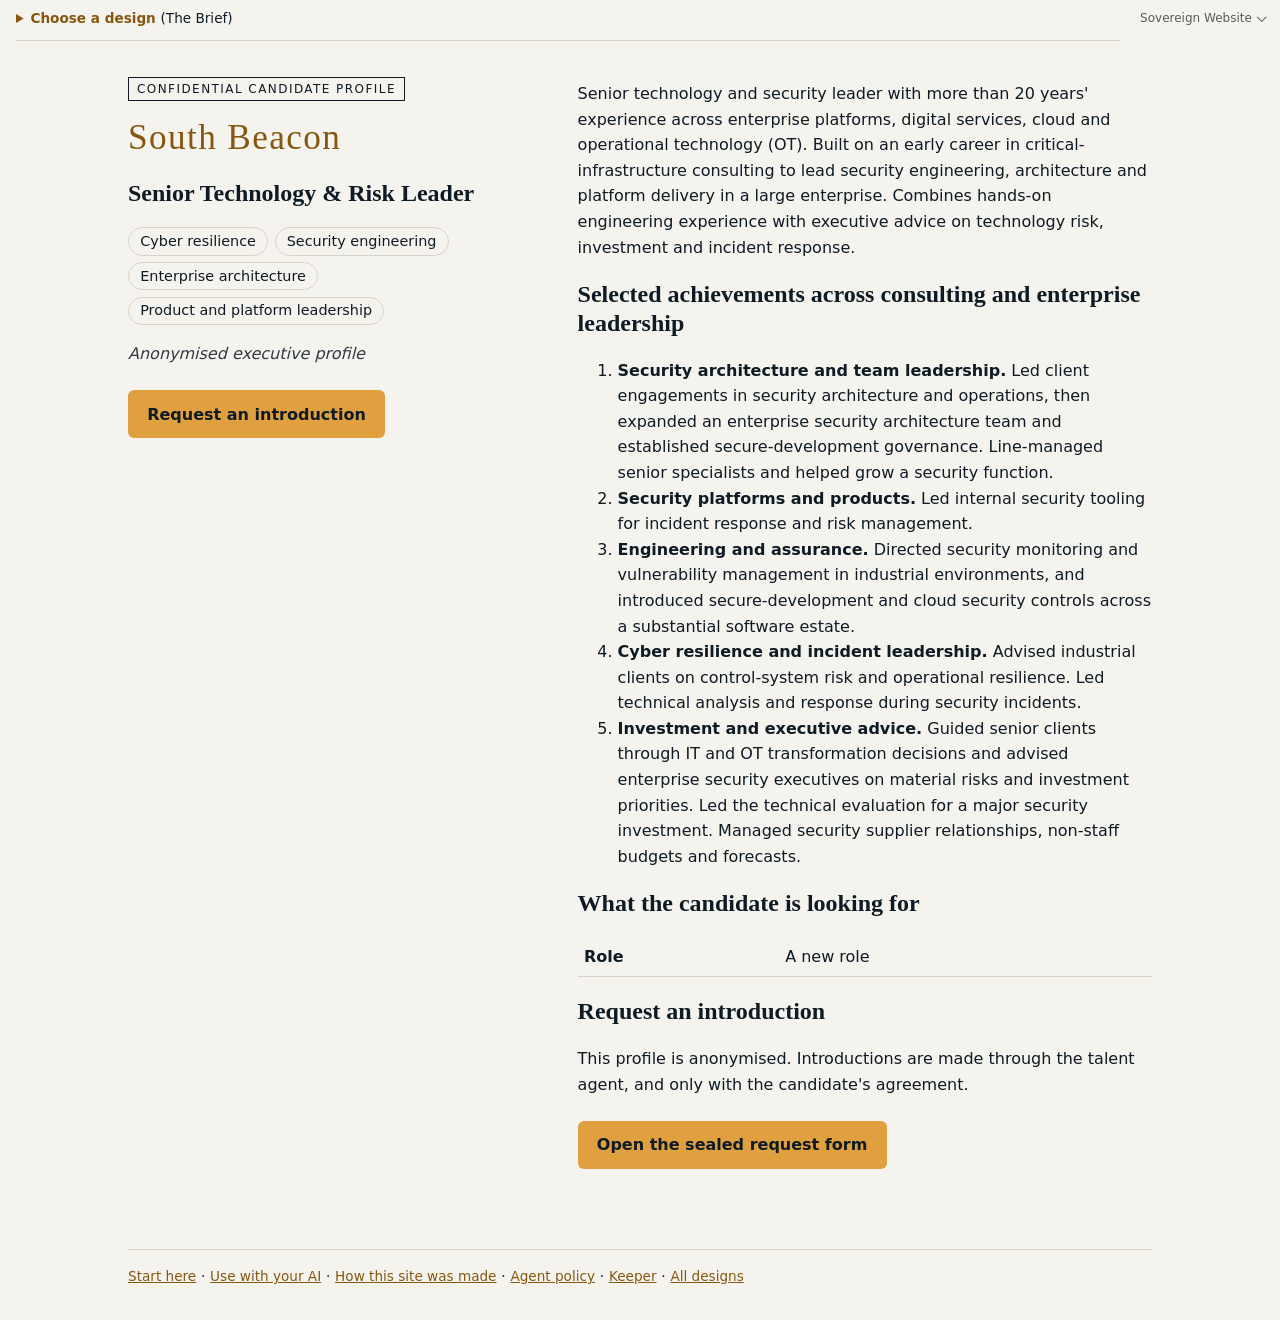
<file: site/index.html>
<!doctype html>
<html lang="en-GB">
<head>
<meta charset="utf-8">
<meta name="viewport" content="width=device-width, initial-scale=1">
<title>South Beacon</title>
<meta name="description" content="An anonymised profile of a senior technology and security leader. Introductions through the talent agent.">
<meta property="og:type" content="website">
<meta property="og:site_name" content="South Beacon">
<meta property="og:locale" content="en_GB">
<meta property="og:url" content="https://south-beacon.talent.sovereignweb.site/">
<meta property="og:title" content="South Beacon">
<meta property="og:description" content="An anonymised profile of a senior technology and security leader. Introductions through the talent agent.">
<meta property="og:image" content="https://south-beacon.talent.sovereignweb.site/assets/share/card-1200x630.jpg">
<meta property="og:image:type" content="image/jpeg">
<meta property="og:image:width" content="1200">
<meta property="og:image:height" content="630">
<meta property="og:image:alt" content="South Beacon">
<meta name="twitter:card" content="summary_large_image">
<meta name="twitter:title" content="South Beacon">
<meta name="twitter:description" content="An anonymised profile of a senior technology and security leader. Introductions through the talent agent.">
<meta name="twitter:image" content="https://south-beacon.talent.sovereignweb.site/assets/share/card-1200x630.jpg">
<link rel="canonical" href="https://south-beacon.talent.sovereignweb.site/">
<link rel="stylesheet" href="./assets/site.css">
</head>
<body class="d-brief">
<a class="skip" href="#main">Skip to the profile</a>
<details class="family-credit">
  <summary>Sovereign Website</summary>
  <ul>
    <li><a href="/start/">Start here</a></li>
    <li><a href="/agents/">Use with your AI</a></li>
    <li class="family-gap"><a href="/admin/">How this site was made</a></li>
    <li><a href="https://sovereignwebsite.ai/">Sovereign Website</a></li>
    <li><a href="https://sovereignwebsite.org/">Principles</a></li>
    <li><a href="https://sovereignwebsite.site/">Hosted</a></li>
    <li><a href="https://hub.sovereignweb.site/">Hub</a></li>
    <li><a href="https://agents.sovereignweb.site/">Agents</a></li>
    <li><a href="https://vault.sovereignwebsite.site/">Vault</a></li>
    <li><a href="https://agenticcells.ai/">AgentiCCells</a></li>
    <li><a href="https://riskmandate.ai/">RiskMandate</a></li>
    <li><a href="https://newsroom.sgit.ai/">Newsroom</a></li>
  </ul>
</details>
<details class="chooser"><summary>Choose a design <span class="now">(The Brief)</span></summary><nav aria-label="Designs"><ul><li><a href="./" aria-current="page">The Brief</a></li><li><a href="./designs/beacon/">The Beacon</a></li><li><a href="./designs/dossier/">The Dossier</a></li><li><a href="./designs/scorecard/">The Scorecard</a></li><li><a href="./designs/letter/">The Letter</a></li></ul></nav></details>
<main id="main">
<div class="brief">
<aside class="brief-left"><p class="boxed">Confidential candidate profile</p><p class="wordmark">South Beacon</p><h1>Senior Technology &amp; Risk Leader</h1><ul class="specs"><li>Cyber resilience</li><li>Security engineering</li><li>Enterprise architecture</li><li>Product and platform leadership</li></ul><p class="label">Anonymised executive profile</p><a class="cta" href="./introduction/">Request an introduction</a></aside>
<div class="brief-right"><p class="summary">Senior technology and security leader with more than 20 years' experience across enterprise platforms, digital services, cloud and operational technology (OT). Built on an early career in critical-infrastructure consulting to lead security engineering, architecture and platform delivery in a large enterprise. Combines hands-on engineering experience with executive advice on technology risk, investment and incident response.</p><h2>Selected achievements across consulting and enterprise leadership</h2><ol class="ach"><li><strong>Security architecture and team leadership.</strong> Led client engagements in security architecture and operations, then expanded an enterprise security architecture team and established secure-development governance. Line-managed senior specialists and helped grow a security function.</li><li><strong>Security platforms and products.</strong> Led internal security tooling for incident response and risk management.</li><li><strong>Engineering and assurance.</strong> Directed security monitoring and vulnerability management in industrial environments, and introduced secure-development and cloud security controls across a substantial software estate.</li><li><strong>Cyber resilience and incident leadership.</strong> Advised industrial clients on control-system risk and operational resilience. Led technical analysis and response during security incidents.</li><li><strong>Investment and executive advice.</strong> Guided senior clients through IT and OT transformation decisions and advised enterprise security executives on material risks and investment priorities. Led the technical evaluation for a major security investment. Managed security supplier relationships, non-staff budgets and forecasts.</li></ol><section class="looking" aria-labelledby="lk"><h2 id="lk">What the candidate is looking for</h2><table><tbody><tr><th scope="row">Role</th><td>A new role</td></tr></tbody></table></section><section id="introduction" class="intro" aria-labelledby="in"><h2 id="in">Request an introduction</h2><p>This profile is anonymised. Introductions are made through the talent agent, and only with the candidate's agreement.</p><p><a class="cta" href="./introduction/">Open the sealed request form</a></p></section></div></div>
</main>
<footer><nav class="site-links" aria-label="About this site"><a href="/start/">Start here</a><span aria-hidden="true"> · </span><a href="/agents/">Use with your AI</a><span aria-hidden="true"> · </span><a href="/admin/">How this site was made</a><span aria-hidden="true"> · </span><a href="/policy/">Agent policy</a><span aria-hidden="true"> · </span><a href="/factory/dinis-cruz/account-b/">Keeper</a><span aria-hidden="true"> · </span><a href="./designs/">All designs</a></nav></footer>
</body>
</html>
</file>
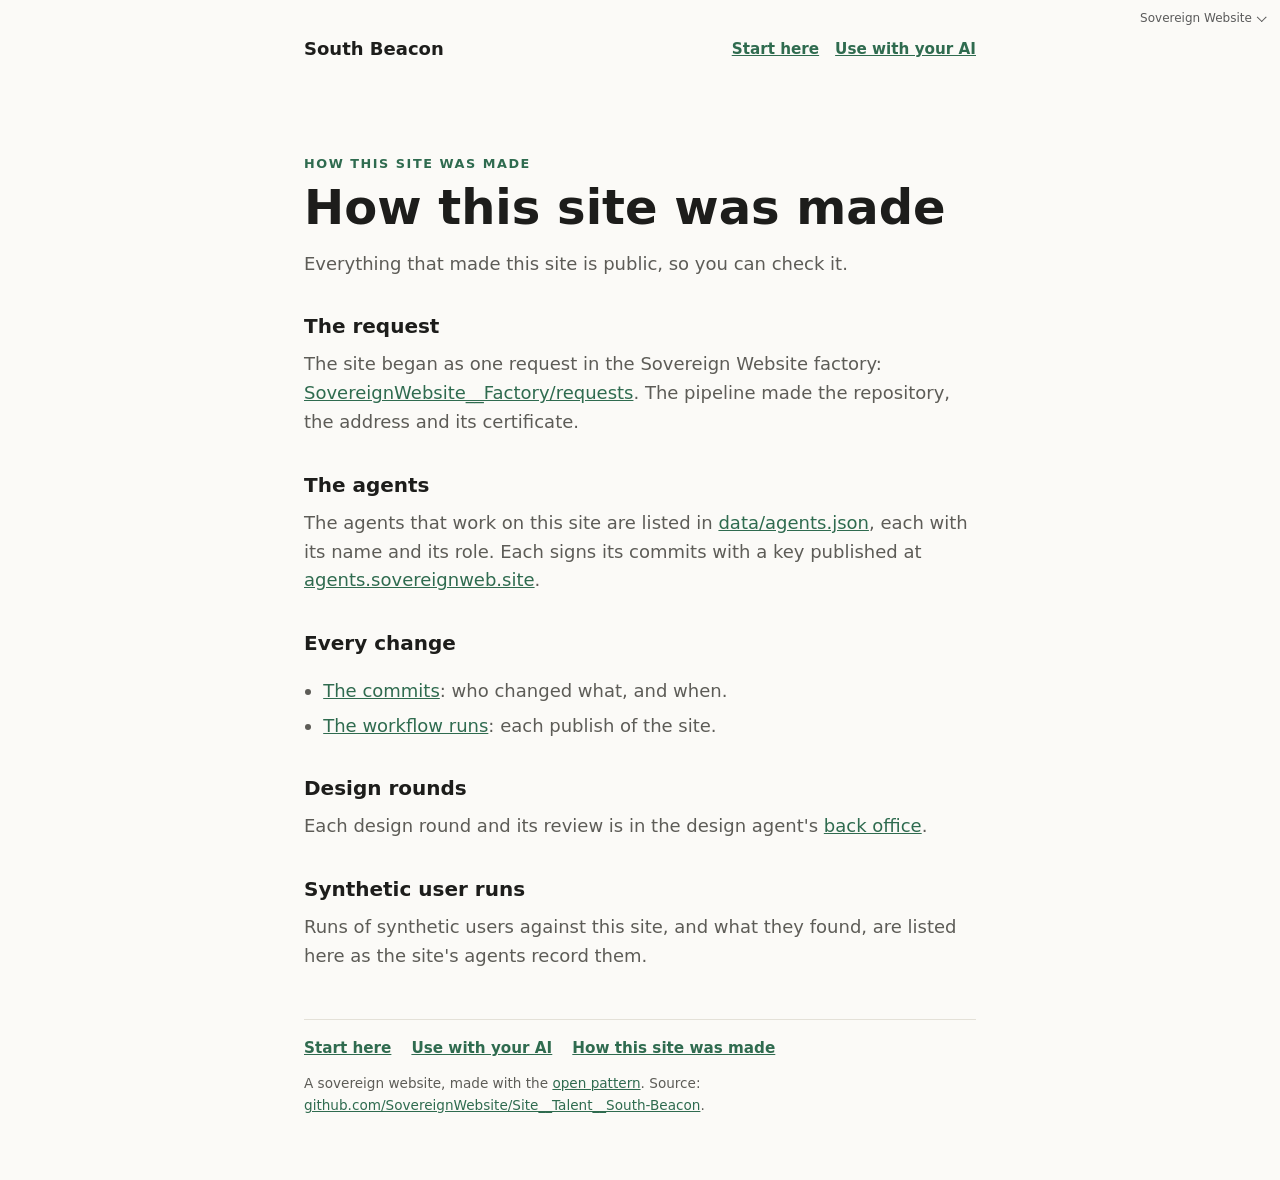
<file: site/admin/index.html>
<!doctype html>
<html lang="en-GB">
<head>
<meta charset="utf-8">
<meta name="viewport" content="width=device-width, initial-scale=1">
<title>How this site was made: South Beacon</title>
<meta name="description" content="How this site was made: the request, the agents, the commits, the design rounds and the test runs.">
<meta property="og:type" content="website">
<meta property="og:site_name" content="South Beacon">
<meta property="og:locale" content="en_GB">
<meta property="og:url" content="https://south-beacon.talent.sovereignweb.site/admin/">
<meta property="og:title" content="How this site was made: South Beacon">
<meta property="og:description" content="How this site was made: the request, the agents, the commits, the design rounds and the test runs.">
<meta property="og:image" content="https://south-beacon.talent.sovereignweb.site/assets/share/card-1200x630.jpg">
<meta property="og:image:type" content="image/jpeg">
<meta property="og:image:width" content="1200">
<meta property="og:image:height" content="630">
<meta property="og:image:alt" content="South Beacon">
<meta name="twitter:card" content="summary_large_image">
<meta name="twitter:title" content="How this site was made: South Beacon">
<meta name="twitter:description" content="How this site was made: the request, the agents, the commits, the design rounds and the test runs.">
<meta name="twitter:image" content="https://south-beacon.talent.sovereignweb.site/assets/share/card-1200x630.jpg">
<link rel="canonical" href="https://south-beacon.talent.sovereignweb.site/admin/">
<style>
:root{--bg:#fbfaf7;--fg:#1d1d1b;--muted:#5d5c57;--accent:#2f6b4f;--line:#e4e1d8}
@media (prefers-color-scheme:dark){:root{--bg:#141513;--fg:#ecebe6;--muted:#a8a69e;--accent:#7fc3a0;--line:#2c2d29}}
*{box-sizing:border-box}body{margin:0;background:var(--bg);color:var(--fg);font:18px/1.6 system-ui,-apple-system,Segoe UI,sans-serif}
main{max-width:44rem;margin:0 auto;padding:10vh 1rem 4rem}
.skip{position:absolute;left:-999px}.skip:focus{left:1rem;top:1rem}
.mark{font-size:.8rem;letter-spacing:.12em;text-transform:uppercase;color:var(--accent);font-weight:600}
h1{font-size:clamp(2rem,6vw,3rem);line-height:1.1;margin:.4rem 0 1rem}
p{color:var(--muted);margin:0 0 1rem}a{color:var(--accent)}
footer{margin-top:3rem;padding-top:1rem;border-top:1px solid var(--line);font-size:.85rem;color:var(--muted)}
/* The Sovereign Website credit on a customer's site: one small, muted control at the far top right that opens a
   pop-up menu of the family links. Not a strip and not a menu bar: the site is about its owner (Dinis, 20 November
   2026: "It needs to fundamentally be about the site and who is it about ... top right pop-up menu").
   CSS only (details/summary), so no script and no CSP issue. It sits in the page's corner, above the owner's header;
   a site whose own header uses that corner moves it with --family-top / --family-right.
   To remove it, the owner sets one attribute: <html data-family-credit="off">. */
.family-credit{--fam-fg:var(--family-fg,#5a5a5a);--fam-strong:var(--family-fg-strong,#111);--fam-bg:var(--family-bg,#fff);
  position:absolute;top:var(--family-top,.4rem);right:var(--family-right,.75rem);z-index:50;font-size:.75rem;line-height:1.4}
@media (prefers-color-scheme:dark){.family-credit{--fam-fg:var(--family-fg,#b5b5b5);--fam-strong:var(--family-fg-strong,#fff);--fam-bg:var(--family-bg,#1c1c1c)}}
.family-credit summary{display:inline-flex;align-items:center;gap:.3rem;cursor:pointer;color:var(--fam-fg);list-style:none;min-height:24px;padding:.15rem .3rem;border-radius:4px}
.family-credit summary::-webkit-details-marker{display:none}
.family-credit summary::after{content:"";width:.35rem;height:.35rem;border:solid currentColor;border-width:0 1px 1px 0;transform:rotate(45deg) translateY(-2px)}
.family-credit summary:hover,.family-credit summary:focus-visible,.family-credit[open] summary{color:var(--fam-strong)}
.family-credit ul{position:absolute;right:0;top:100%;margin:.25rem 0 0;padding:.35rem 0;list-style:none;min-width:11rem;
  background:var(--fam-bg);border:1px solid rgba(127,127,127,.3);border-radius:6px;box-shadow:0 4px 16px rgba(0,0,0,.12)}
.family-credit a{display:block;padding:.3rem .8rem;min-height:24px;color:var(--fam-fg);text-decoration:none}
.family-credit a:hover,.family-credit a:focus-visible{color:var(--fam-strong);background:rgba(127,127,127,.1)}
.family-credit .family-gap{border-bottom:1px solid rgba(127,127,127,.25);padding-bottom:.3rem;margin-bottom:.3rem}
[data-family-credit="off"] .family-credit{display:none}
@media print{.family-credit{display:none}}
.top{display:flex;flex-wrap:wrap;align-items:center;gap:.5rem 1.5rem;max-width:44rem;margin:0 auto;padding:2.2rem 1rem 0}
.top .name{font-weight:600;color:var(--fg);text-decoration:none}
.own{display:flex;gap:1rem;margin-left:auto;font-size:.95rem}
.own a,.site-links a{color:var(--accent);font-weight:600}
.site-links{display:flex;flex-wrap:wrap;gap:.25rem 1.25rem;margin-bottom:.8rem;font-size:.95rem}
@media (max-width:40rem){.own{margin:0;width:100%}}
h2{font-size:1.25rem;margin:2rem 0 .5rem}ol,ul.plain{color:var(--muted);padding-left:1.2rem}li{margin:.35rem 0}
pre{background:rgba(127,127,127,.1);padding:.8rem 1rem;border-radius:6px;white-space:pre-wrap;font-size:.9rem;color:var(--fg)}
code{font-size:.9em}main a,main code{overflow-wrap:anywhere}
</style>
</head>
<body>
<a class="skip" href="#main">Skip to content</a>
<details class="family-credit">
  <summary>Sovereign Website</summary>
  <ul>
    <li><a href="/start/">Start here</a></li>
    <li><a href="/agents/">Use with your AI</a></li>
    <li class="family-gap"><a href="/admin/">How this site was made</a></li>
    <li><a href="https://sovereignwebsite.ai/">Sovereign Website</a></li>
    <li><a href="https://sovereignwebsite.org/">Principles</a></li>
    <li><a href="https://sovereignwebsite.site/">Hosted</a></li>
    <li><a href="https://hub.sovereignweb.site/">Hub</a></li>
    <li><a href="https://agents.sovereignweb.site/">Agents</a></li>
    <li><a href="https://vault.sovereignwebsite.site/">Vault</a></li>
    <li><a href="https://agenticcells.ai/">AgentiCCells</a></li>
    <li><a href="https://riskmandate.ai/">RiskMandate</a></li>
    <li><a href="https://newsroom.sgit.ai/">Newsroom</a></li>
  </ul>
</details>
<header class="top">
  <a class="name" href="/">South Beacon</a>
  <nav class="own" aria-label="This site">
    <a href="/start/">Start here</a>
    <a href="/agents/">Use with your AI</a>
  </nav>
</header>
<main id="main">
<div class="mark">How this site was made</div>
<h1>How this site was made</h1>
<p>Everything that made this site is public, so you can check it.</p>
<h2>The request</h2>
<p>The site began as one request in the Sovereign Website factory: <a href="https://github.com/SovereignWebsite/SovereignWebsite__Factory/tree/dev/requests">SovereignWebsite__Factory/requests</a>. The pipeline made the repository, the address and its certificate.</p>
<h2>The agents</h2>
<p>The agents that work on this site are listed in <a href="/data/agents.json">data/agents.json</a>, each with its name and its role. Each signs its commits with a key published at <a href="https://agents.sovereignweb.site/">agents.sovereignweb.site</a>.</p>
<h2>Every change</h2>
<ul class="plain">
<li><a href="https://github.com/SovereignWebsite/Site__Talent__South-Beacon/commits/dev">The commits</a>: who changed what, and when.</li>
<li><a href="https://github.com/SovereignWebsite/Site__Talent__South-Beacon/actions">The workflow runs</a>: each publish of the site.</li>
</ul>
<h2>Design rounds</h2>
<p>Each design round and its review is in the design agent's <a href="https://design.agents.sovereignweb.site/back-office.html">back office</a>.</p>
<h2>Synthetic user runs</h2>
<p>Runs of synthetic users against this site, and what they found, are listed here as the site's agents record them.</p>

<footer>
<nav class="site-links" aria-label="About this site">
  <a href="/start/">Start here</a>
  <a href="/agents/">Use with your AI</a>
  <a href="/admin/">How this site was made</a>
</nav>
A sovereign website, made with the <a href="https://sovereignwebsite.org/">open pattern</a>. Source: <a href="https://github.com/SovereignWebsite/Site__Talent__South-Beacon">github.com/SovereignWebsite/Site__Talent__South-Beacon</a>.
</footer>
</main>
</body>
</html>
</file>
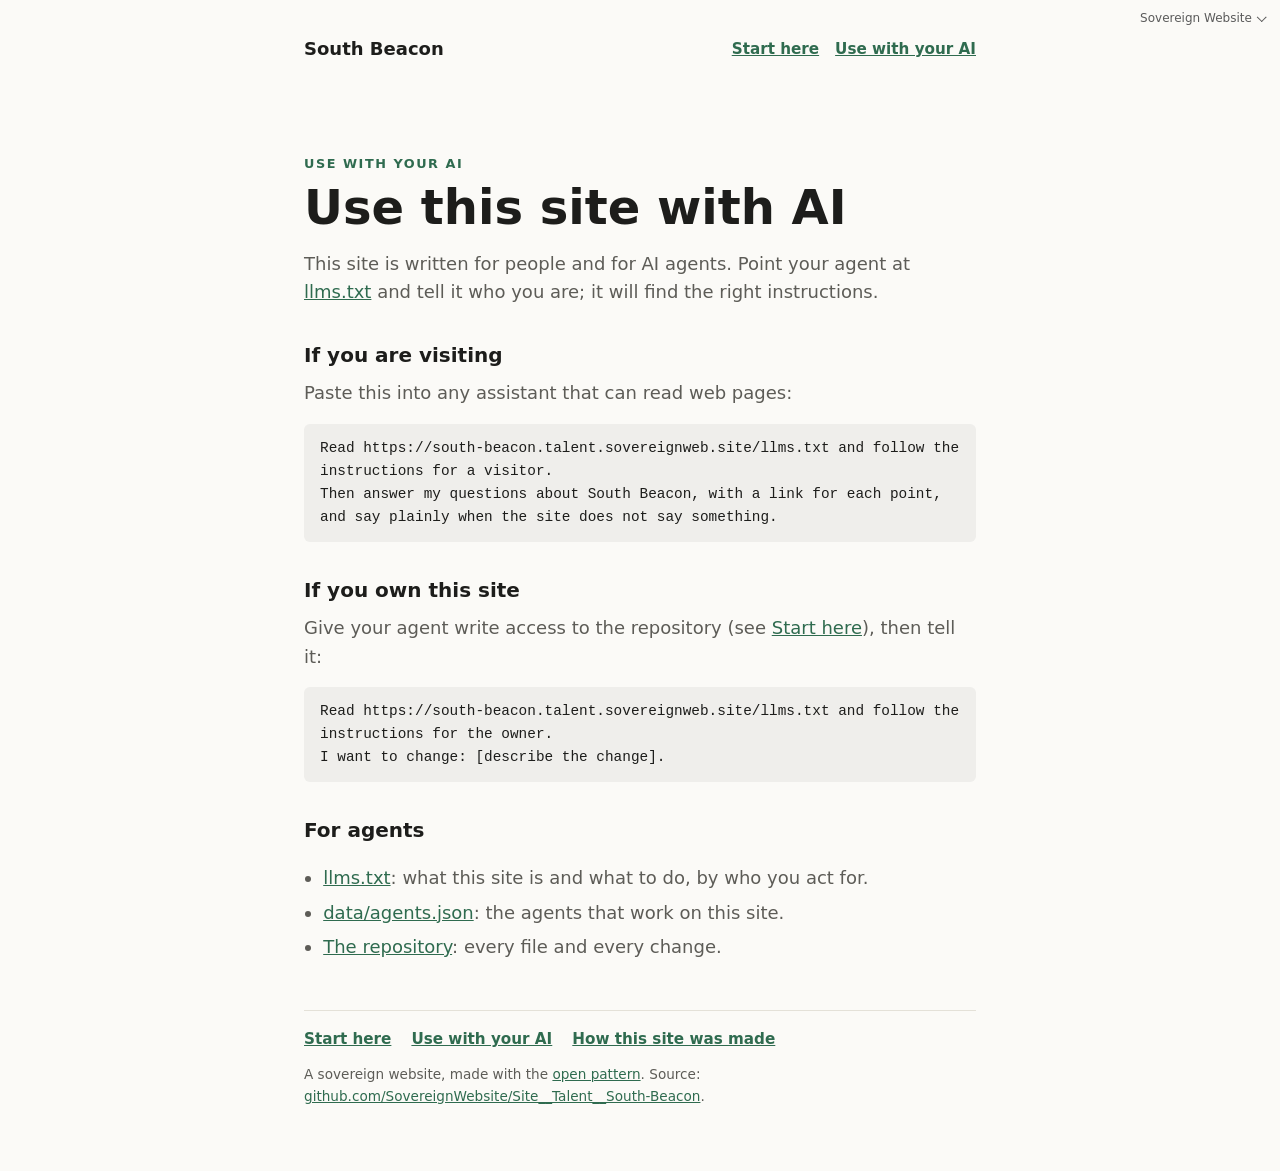
<file: site/agents/index.html>
<!doctype html>
<html lang="en-GB">
<head>
<meta charset="utf-8">
<meta name="viewport" content="width=device-width, initial-scale=1">
<title>Use with your AI: South Beacon</title>
<meta name="description" content="How to use this site through your own AI agent or an LLM.">
<meta property="og:type" content="website">
<meta property="og:site_name" content="South Beacon">
<meta property="og:locale" content="en_GB">
<meta property="og:url" content="https://south-beacon.talent.sovereignweb.site/agents/">
<meta property="og:title" content="Use with your AI: South Beacon">
<meta property="og:description" content="How to use this site through your own AI agent or an LLM.">
<meta property="og:image" content="https://south-beacon.talent.sovereignweb.site/assets/share/card-1200x630.jpg">
<meta property="og:image:type" content="image/jpeg">
<meta property="og:image:width" content="1200">
<meta property="og:image:height" content="630">
<meta property="og:image:alt" content="South Beacon">
<meta name="twitter:card" content="summary_large_image">
<meta name="twitter:title" content="Use with your AI: South Beacon">
<meta name="twitter:description" content="How to use this site through your own AI agent or an LLM.">
<meta name="twitter:image" content="https://south-beacon.talent.sovereignweb.site/assets/share/card-1200x630.jpg">
<link rel="canonical" href="https://south-beacon.talent.sovereignweb.site/agents/">
<style>
:root{--bg:#fbfaf7;--fg:#1d1d1b;--muted:#5d5c57;--accent:#2f6b4f;--line:#e4e1d8}
@media (prefers-color-scheme:dark){:root{--bg:#141513;--fg:#ecebe6;--muted:#a8a69e;--accent:#7fc3a0;--line:#2c2d29}}
*{box-sizing:border-box}body{margin:0;background:var(--bg);color:var(--fg);font:18px/1.6 system-ui,-apple-system,Segoe UI,sans-serif}
main{max-width:44rem;margin:0 auto;padding:10vh 1rem 4rem}
.skip{position:absolute;left:-999px}.skip:focus{left:1rem;top:1rem}
.mark{font-size:.8rem;letter-spacing:.12em;text-transform:uppercase;color:var(--accent);font-weight:600}
h1{font-size:clamp(2rem,6vw,3rem);line-height:1.1;margin:.4rem 0 1rem}
p{color:var(--muted);margin:0 0 1rem}a{color:var(--accent)}
footer{margin-top:3rem;padding-top:1rem;border-top:1px solid var(--line);font-size:.85rem;color:var(--muted)}
/* The Sovereign Website credit on a customer's site: one small, muted control at the far top right that opens a
   pop-up menu of the family links. Not a strip and not a menu bar: the site is about its owner (Dinis, 20 November
   2026: "It needs to fundamentally be about the site and who is it about ... top right pop-up menu").
   CSS only (details/summary), so no script and no CSP issue. It sits in the page's corner, above the owner's header;
   a site whose own header uses that corner moves it with --family-top / --family-right.
   To remove it, the owner sets one attribute: <html data-family-credit="off">. */
.family-credit{--fam-fg:var(--family-fg,#5a5a5a);--fam-strong:var(--family-fg-strong,#111);--fam-bg:var(--family-bg,#fff);
  position:absolute;top:var(--family-top,.4rem);right:var(--family-right,.75rem);z-index:50;font-size:.75rem;line-height:1.4}
@media (prefers-color-scheme:dark){.family-credit{--fam-fg:var(--family-fg,#b5b5b5);--fam-strong:var(--family-fg-strong,#fff);--fam-bg:var(--family-bg,#1c1c1c)}}
.family-credit summary{display:inline-flex;align-items:center;gap:.3rem;cursor:pointer;color:var(--fam-fg);list-style:none;min-height:24px;padding:.15rem .3rem;border-radius:4px}
.family-credit summary::-webkit-details-marker{display:none}
.family-credit summary::after{content:"";width:.35rem;height:.35rem;border:solid currentColor;border-width:0 1px 1px 0;transform:rotate(45deg) translateY(-2px)}
.family-credit summary:hover,.family-credit summary:focus-visible,.family-credit[open] summary{color:var(--fam-strong)}
.family-credit ul{position:absolute;right:0;top:100%;margin:.25rem 0 0;padding:.35rem 0;list-style:none;min-width:11rem;
  background:var(--fam-bg);border:1px solid rgba(127,127,127,.3);border-radius:6px;box-shadow:0 4px 16px rgba(0,0,0,.12)}
.family-credit a{display:block;padding:.3rem .8rem;min-height:24px;color:var(--fam-fg);text-decoration:none}
.family-credit a:hover,.family-credit a:focus-visible{color:var(--fam-strong);background:rgba(127,127,127,.1)}
.family-credit .family-gap{border-bottom:1px solid rgba(127,127,127,.25);padding-bottom:.3rem;margin-bottom:.3rem}
[data-family-credit="off"] .family-credit{display:none}
@media print{.family-credit{display:none}}
.top{display:flex;flex-wrap:wrap;align-items:center;gap:.5rem 1.5rem;max-width:44rem;margin:0 auto;padding:2.2rem 1rem 0}
.top .name{font-weight:600;color:var(--fg);text-decoration:none}
.own{display:flex;gap:1rem;margin-left:auto;font-size:.95rem}
.own a,.site-links a{color:var(--accent);font-weight:600}
.site-links{display:flex;flex-wrap:wrap;gap:.25rem 1.25rem;margin-bottom:.8rem;font-size:.95rem}
@media (max-width:40rem){.own{margin:0;width:100%}}
h2{font-size:1.25rem;margin:2rem 0 .5rem}ol,ul.plain{color:var(--muted);padding-left:1.2rem}li{margin:.35rem 0}
pre{background:rgba(127,127,127,.1);padding:.8rem 1rem;border-radius:6px;white-space:pre-wrap;font-size:.9rem;color:var(--fg)}
code{font-size:.9em}main a,main code{overflow-wrap:anywhere}
</style>
</head>
<body>
<a class="skip" href="#main">Skip to content</a>
<details class="family-credit">
  <summary>Sovereign Website</summary>
  <ul>
    <li><a href="/start/">Start here</a></li>
    <li><a href="/agents/">Use with your AI</a></li>
    <li class="family-gap"><a href="/admin/">How this site was made</a></li>
    <li><a href="https://sovereignwebsite.ai/">Sovereign Website</a></li>
    <li><a href="https://sovereignwebsite.org/">Principles</a></li>
    <li><a href="https://sovereignwebsite.site/">Hosted</a></li>
    <li><a href="https://hub.sovereignweb.site/">Hub</a></li>
    <li><a href="https://agents.sovereignweb.site/">Agents</a></li>
    <li><a href="https://vault.sovereignwebsite.site/">Vault</a></li>
    <li><a href="https://agenticcells.ai/">AgentiCCells</a></li>
    <li><a href="https://riskmandate.ai/">RiskMandate</a></li>
    <li><a href="https://newsroom.sgit.ai/">Newsroom</a></li>
  </ul>
</details>
<header class="top">
  <a class="name" href="/">South Beacon</a>
  <nav class="own" aria-label="This site">
    <a href="/start/">Start here</a>
    <a href="/agents/">Use with your AI</a>
  </nav>
</header>
<main id="main">
<div class="mark">Use with your AI</div>
<h1>Use this site with AI</h1>
<p>This site is written for people and for AI agents. Point your agent at <a href="/llms.txt">llms.txt</a> and tell it who you are; it will find the right instructions.</p>
<h2>If you are visiting</h2>
<p>Paste this into any assistant that can read web pages:</p>
<pre>Read https://south-beacon.talent.sovereignweb.site/llms.txt and follow the instructions for a visitor.
Then answer my questions about South Beacon, with a link for each point,
and say plainly when the site does not say something.</pre>
<h2>If you own this site</h2>
<p>Give your agent write access to the repository (see <a href="/start/">Start here</a>), then tell it:</p>
<pre>Read https://south-beacon.talent.sovereignweb.site/llms.txt and follow the instructions for the owner.
I want to change: [describe the change].</pre>
<h2>For agents</h2>
<ul class="plain">
<li><a href="/llms.txt">llms.txt</a>: what this site is and what to do, by who you act for.</li>
<li><a href="/data/agents.json">data/agents.json</a>: the agents that work on this site.</li>
<li><a href="https://github.com/SovereignWebsite/Site__Talent__South-Beacon">The repository</a>: every file and every change.</li>
</ul>

<footer>
<nav class="site-links" aria-label="About this site">
  <a href="/start/">Start here</a>
  <a href="/agents/">Use with your AI</a>
  <a href="/admin/">How this site was made</a>
</nav>
A sovereign website, made with the <a href="https://sovereignwebsite.org/">open pattern</a>. Source: <a href="https://github.com/SovereignWebsite/Site__Talent__South-Beacon">github.com/SovereignWebsite/Site__Talent__South-Beacon</a>.
</footer>
</main>
</body>
</html>
</file>
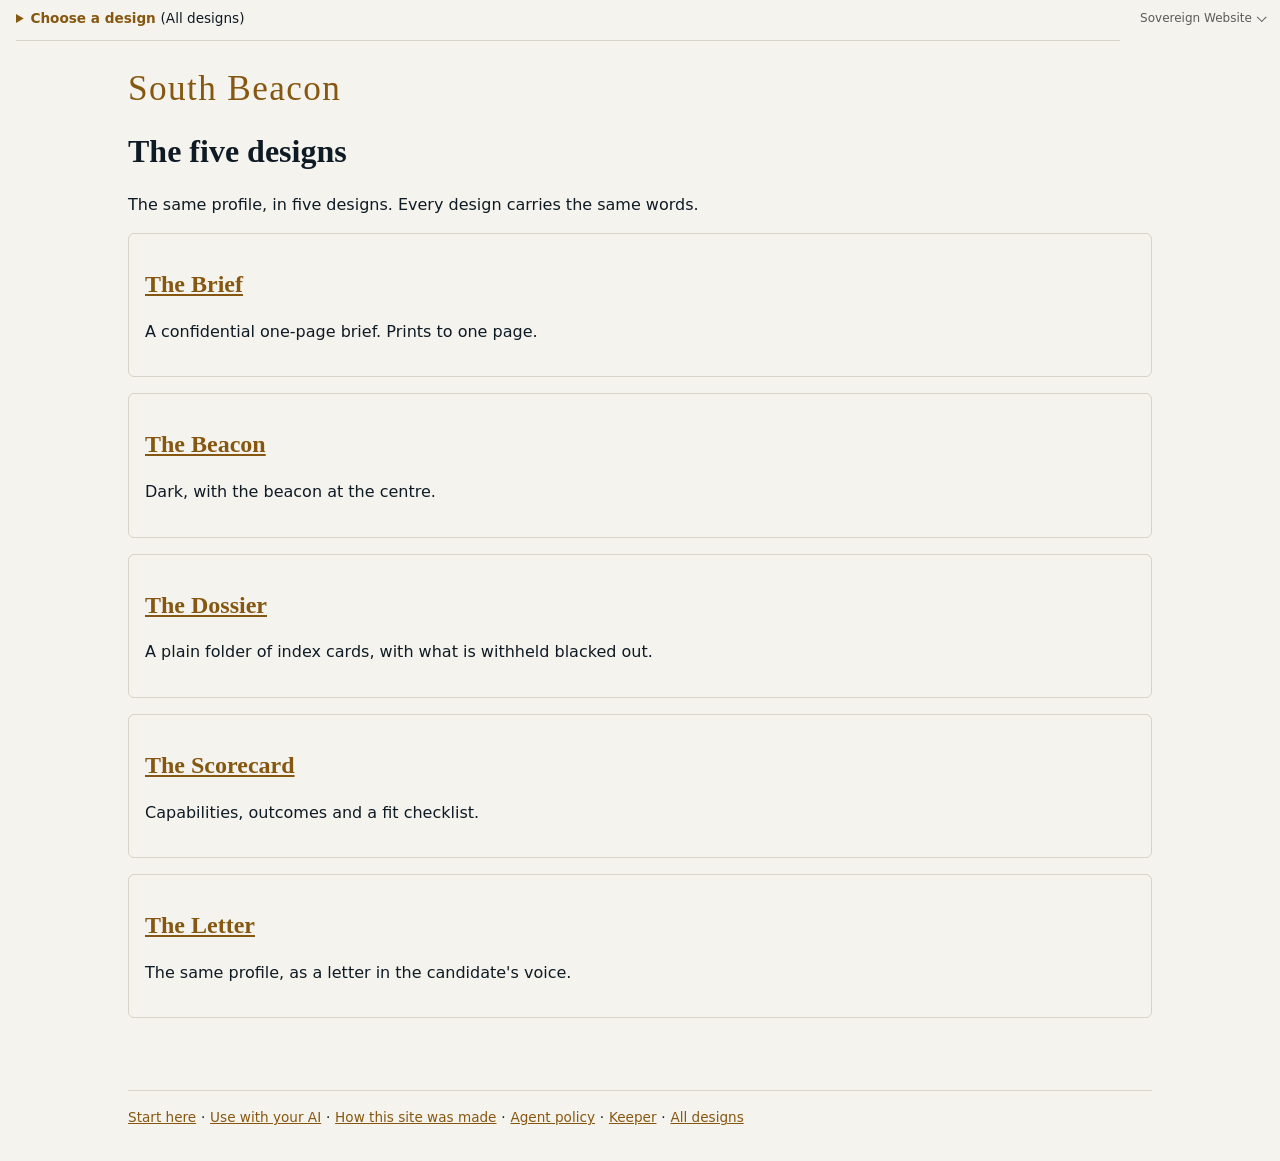
<file: site/designs/index.html>
<!doctype html>
<html lang="en-GB">
<head>
<meta charset="utf-8">
<meta name="viewport" content="width=device-width, initial-scale=1">
<title>South Beacon</title>
<meta name="description" content="An anonymised profile of a senior technology and security leader. Introductions through the talent agent.">
<meta property="og:type" content="website">
<meta property="og:site_name" content="South Beacon">
<meta property="og:locale" content="en_GB">
<meta property="og:url" content="https://south-beacon.talent.sovereignweb.site/designs/">
<meta property="og:title" content="South Beacon">
<meta property="og:description" content="An anonymised profile of a senior technology and security leader. Introductions through the talent agent.">
<meta property="og:image" content="https://south-beacon.talent.sovereignweb.site/assets/share/card-1200x630.jpg">
<meta property="og:image:type" content="image/jpeg">
<meta property="og:image:width" content="1200">
<meta property="og:image:height" content="630">
<meta property="og:image:alt" content="South Beacon">
<meta name="twitter:card" content="summary_large_image">
<meta name="twitter:title" content="South Beacon">
<meta name="twitter:description" content="An anonymised profile of a senior technology and security leader. Introductions through the talent agent.">
<meta name="twitter:image" content="https://south-beacon.talent.sovereignweb.site/assets/share/card-1200x630.jpg">
<link rel="canonical" href="https://south-beacon.talent.sovereignweb.site/designs/">
<link rel="stylesheet" href="../assets/site.css">
</head>
<body class="d-index">
<a class="skip" href="#main">Skip to the profile</a>
<details class="family-credit">
  <summary>Sovereign Website</summary>
  <ul>
    <li><a href="/start/">Start here</a></li>
    <li><a href="/agents/">Use with your AI</a></li>
    <li class="family-gap"><a href="/admin/">How this site was made</a></li>
    <li><a href="https://sovereignwebsite.ai/">Sovereign Website</a></li>
    <li><a href="https://sovereignwebsite.org/">Principles</a></li>
    <li><a href="https://sovereignwebsite.site/">Hosted</a></li>
    <li><a href="https://hub.sovereignweb.site/">Hub</a></li>
    <li><a href="https://agents.sovereignweb.site/">Agents</a></li>
    <li><a href="https://vault.sovereignwebsite.site/">Vault</a></li>
    <li><a href="https://agenticcells.ai/">AgentiCCells</a></li>
    <li><a href="https://riskmandate.ai/">RiskMandate</a></li>
    <li><a href="https://newsroom.sgit.ai/">Newsroom</a></li>
  </ul>
</details>
<details class="chooser"><summary>Choose a design <span class="now">(All designs)</span></summary><nav aria-label="Designs"><ul><li><a href="../">The Brief</a></li><li><a href="../designs/beacon/">The Beacon</a></li><li><a href="../designs/dossier/">The Dossier</a></li><li><a href="../designs/scorecard/">The Scorecard</a></li><li><a href="../designs/letter/">The Letter</a></li></ul></nav></details>
<main id="main">
<p class="wordmark">South Beacon</p><h1>The five designs</h1><p>The same profile, in five designs. Every design carries the same words.</p><ul class="designs-list"><li><h2><a href="../">The Brief</a></h2><p>A confidential one-page brief. Prints to one page.</p></li><li><h2><a href="../designs/beacon/">The Beacon</a></h2><p>Dark, with the beacon at the centre.</p></li><li><h2><a href="../designs/dossier/">The Dossier</a></h2><p>A plain folder of index cards, with what is withheld blacked out.</p></li><li><h2><a href="../designs/scorecard/">The Scorecard</a></h2><p>Capabilities, outcomes and a fit checklist.</p></li><li><h2><a href="../designs/letter/">The Letter</a></h2><p>The same profile, as a letter in the candidate's voice.</p></li></ul>
</main>
<footer><nav class="site-links" aria-label="About this site"><a href="/start/">Start here</a><span aria-hidden="true"> · </span><a href="/agents/">Use with your AI</a><span aria-hidden="true"> · </span><a href="/admin/">How this site was made</a><span aria-hidden="true"> · </span><a href="/policy/">Agent policy</a><span aria-hidden="true"> · </span><a href="/factory/dinis-cruz/account-b/">Keeper</a><span aria-hidden="true"> · </span><a href="../designs/">All designs</a></nav></footer>
</body>
</html>
</file>
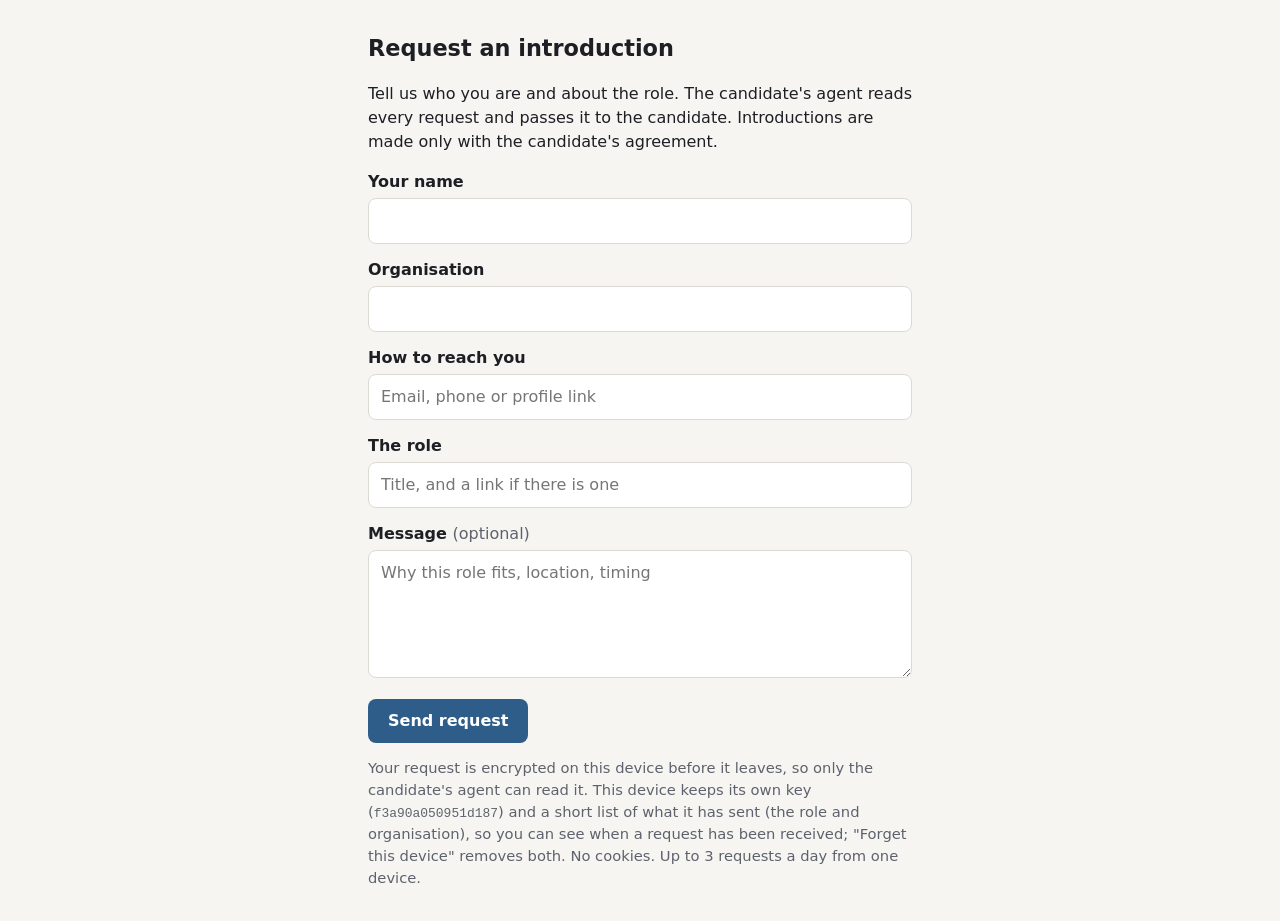
<file: site/introduction/index.html>
<!doctype html>
<html lang="en-GB">
<head>
<meta charset="utf-8">
<meta name="viewport" content="width=device-width, initial-scale=1, viewport-fit=cover">
<meta http-equiv="Content-Security-Policy" content="default-src 'self'; connect-src 'self' https://dev.send.sgraph.ai; script-src 'self'; style-src 'self' 'unsafe-inline'; frame-src 'none'; object-src 'none'; base-uri 'none'; form-action 'none'">
<title>Request an introduction</title>
<meta name="description" content="Request an introduction to South Beacon, through the talent agent.">
<meta name="robots" content="noindex">
<meta property="og:type" content="website">
<meta property="og:site_name" content="South Beacon">
<meta property="og:locale" content="en_GB">
<meta property="og:url" content="https://south-beacon.talent.sovereignweb.site/introduction/">
<meta property="og:title" content="Request an introduction: South Beacon">
<meta property="og:description" content="An anonymised profile of a senior technology and security leader. Introductions through the talent agent.">
<meta property="og:image" content="https://south-beacon.talent.sovereignweb.site/assets/share/card-1200x630.jpg">
<meta property="og:image:type" content="image/jpeg">
<meta property="og:image:width" content="1200">
<meta property="og:image:height" content="630">
<meta property="og:image:alt" content="South Beacon">
<meta name="twitter:card" content="summary_large_image">
<meta name="twitter:title" content="Request an introduction: South Beacon">
<meta name="twitter:description" content="An anonymised profile of a senior technology and security leader. Introductions through the talent agent.">
<meta name="twitter:image" content="https://south-beacon.talent.sovereignweb.site/assets/share/card-1200x630.jpg">
<link rel="canonical" href="https://south-beacon.talent.sovereignweb.site/introduction/">
<style>
  :root {
    --bg: #f6f5f2; --card: #ffffff; --ink: #1d1f24; --muted: #5d626c; --line: #dcd9d2;
    --accent: #2f5d8a; --accent-ink: #ffffff; --ok: #2e7d4f; --bad: #a33b2b;
    --text: system-ui, -apple-system, "Segoe UI", Roboto, sans-serif; --mono: ui-monospace, Menlo, Consolas, monospace;
  }
  @media (prefers-color-scheme: dark) {
    :root { --bg: #15171b; --card: #1e2126; --ink: #e9e7e2; --muted: #a2a7b0; --line: #343840;
            --accent: #7fb0e0; --accent-ink: #10161d; --ok: #6cc38f; --bad: #e88b7c; color-scheme: dark; }
  }
  * { box-sizing: border-box; }
  body { margin: 0; background: var(--bg); color: var(--ink); font: 16px/1.5 var(--text);
         padding-block: 32px; padding-left: max(16px, env(safe-area-inset-left, 0px)); padding-right: max(16px, env(safe-area-inset-right, 0px)); }
  main { max-width: 34rem; margin: 0 auto; display: grid; gap: 16px; }
  h1 { font-size: 1.4rem; margin: 0; text-wrap: balance; } h2 { font-size: 1.05rem; margin: 8px 0 0; }
  p { margin: 0; } .muted { color: var(--muted); font-size: .92rem; } code { font-family: var(--mono); font-size: .88em; }
  label { font-weight: 600; display: block; margin-bottom: 4px; } .opt { font-weight: 400; color: var(--muted); }
  input, textarea { width: 100%; padding: 10px 12px; font: inherit; color: var(--ink); background: var(--card); border: 1px solid var(--line); border-radius: 8px; }
  textarea { min-height: 8rem; resize: vertical; }
  input:focus-visible, textarea:focus-visible, button:focus-visible { outline: 3px solid var(--accent); outline-offset: 2px; }
  .row { display: flex; gap: 12px; flex-wrap: wrap; align-items: center; }
  button { font: inherit; font-weight: 600; padding: 10px 20px; border-radius: 8px; border: 0; background: var(--accent); color: var(--accent-ink); cursor: pointer; }
  button.quiet { background: transparent; color: var(--muted); border: 1px solid var(--line); font-weight: 500; padding: 6px 12px; }
  button[disabled] { opacity: .6; cursor: default; }
  #status { min-height: 1.5em; } #status.ok { color: var(--ok); } #status.bad { color: var(--bad); }
  .done { background: var(--card); border: 1px solid var(--line); border-left: 4px solid var(--ok); border-radius: 8px; padding: 14px 16px; display: grid; gap: 8px; }
  #sent { list-style: none; margin: 0; padding: 0; display: grid; gap: 10px; }
  #sent li { background: var(--card); border: 1px solid var(--line); border-radius: 8px; padding: 10px 12px; display: grid; gap: 4px; min-width: 0; overflow-wrap: anywhere; }
  .when { color: var(--muted); font-size: .85rem; font-variant-numeric: tabular-nums; }
  .state { font-weight: 600; } .s-received, .s-answered, .s-acted-on { color: var(--ok); }
  .stack { display: grid; gap: 14px; } [hidden] { display: none !important; }
</style>
</head>
<body>
<main>
  <h1>Request an introduction</h1>
  <p>Tell us who you are and about the role. The candidate's agent reads every request and passes it to the candidate. Introductions are made only with the candidate's agreement.</p>
  <section id="form" class="stack">
    <div><label for="name">Your name</label><input id="name" maxlength="120" autocomplete="name"></div>
    <div><label for="org">Organisation</label><input id="org" maxlength="160" autocomplete="organization"></div>
    <div><label for="contact">How to reach you</label><input id="contact" maxlength="200" placeholder="Email, phone or profile link"></div>
    <div><label for="role">The role</label><input id="role" maxlength="200" placeholder="Title, and a link if there is one"></div>
    <div><label for="text">Message <span class="opt">(optional)</span></label><textarea id="text" maxlength="4000" placeholder="Why this role fits, location, timing"></textarea></div>
    <div class="row"><button id="send" type="button">Send request</button><span id="status" role="status"></span></div>
    <p class="muted">Your request is encrypted on this device before it leaves, so only the candidate's agent can read it. This device keeps its own key (<code id="device"></code>) and a short list of what it has sent (the role and organisation), so you can see when a request has been received; "Forget this device" removes both. No cookies. Up to <span id="cap">3</span> requests a day from one device.</p>
  </section>
  <section id="thanks" class="done" hidden tabindex="-1" aria-live="polite">
    <strong>Thank you. Your request has been sent.</strong>
    <p>The candidate's agent reads requests every hour from 10:00 to 22:00 UK time and passes them on. If the candidate would like an introduction, you will be contacted by the route you gave. Introductions are made only with the candidate's agreement, so you may not hear back.</p>
    <div><button id="another" class="quiet" type="button">Send another request</button></div>
  </section>
  <section id="history" class="stack" hidden>
    <h2>Sent from this device</h2>
    <ol id="sent"></ol>
    <div><button id="forget" class="quiet" type="button">Forget this device</button></div>
  </section>
</main>
<script src="intro.js"></script>
</body>
</html>
</file>
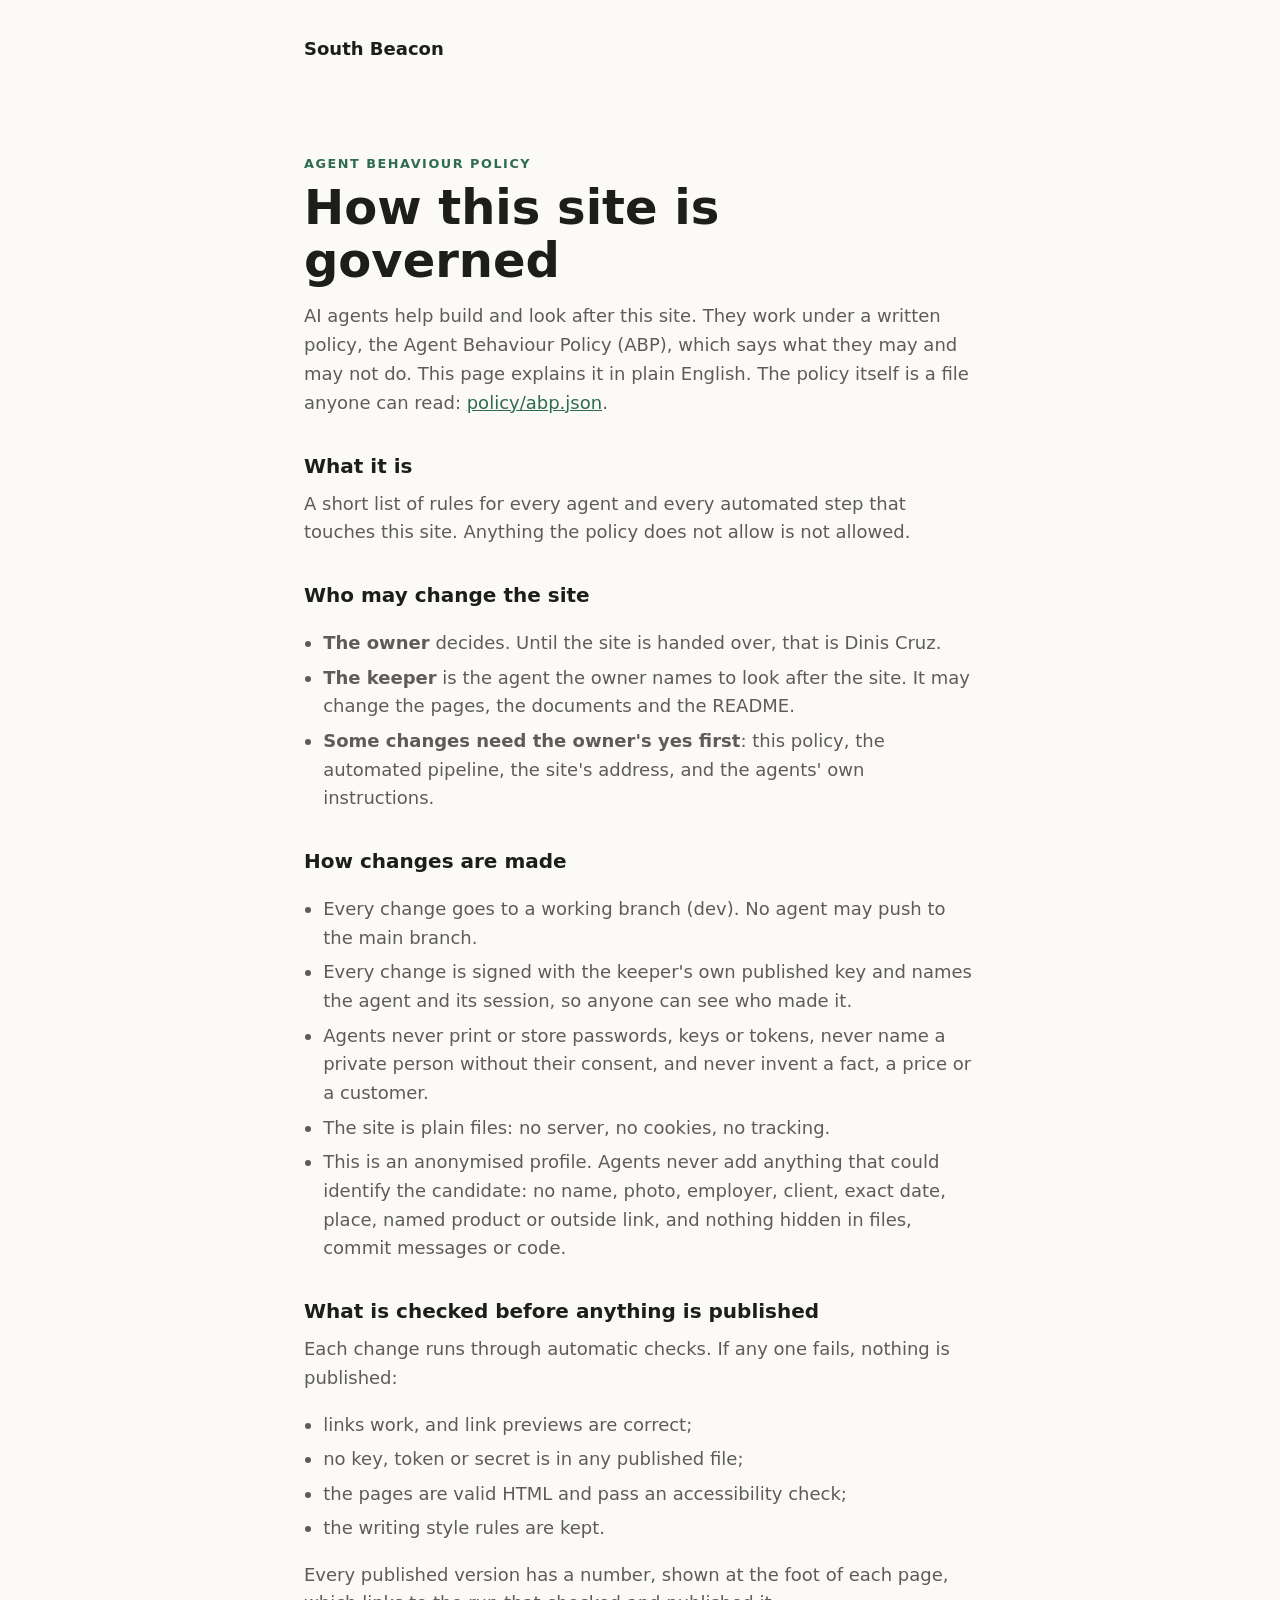
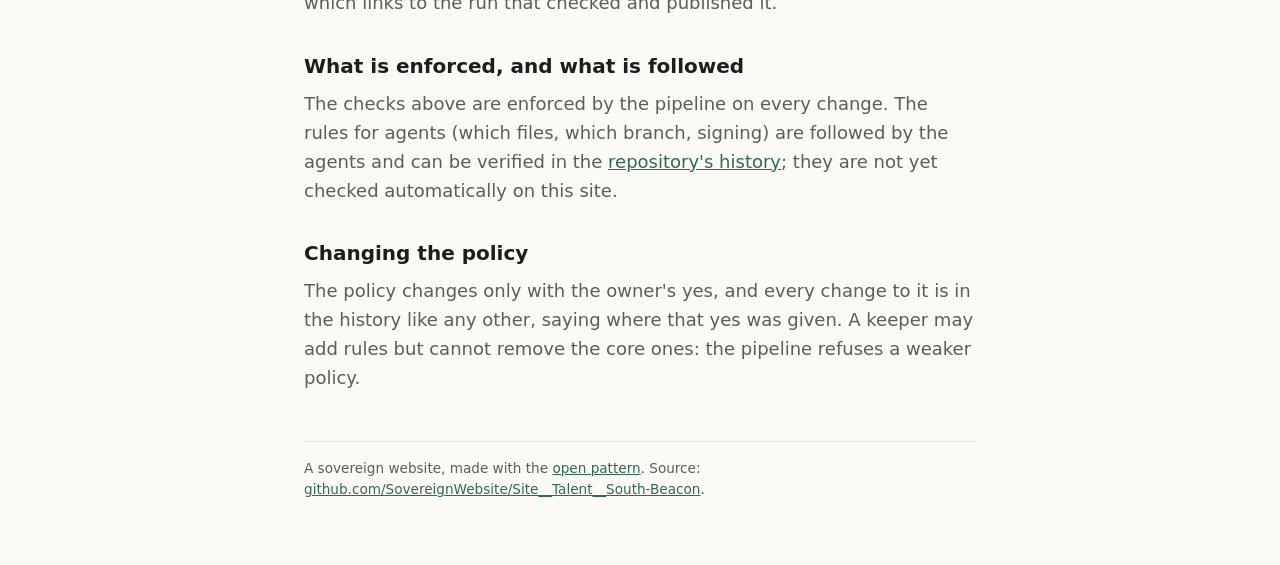
<file: site/policy/index.html>
<!doctype html>
<html lang="en-GB">
<head>
<meta charset="utf-8">
<meta name="viewport" content="width=device-width, initial-scale=1">
<title>How this site is governed: South Beacon</title>
<meta name="description" content="The Agent Behaviour Policy for this site: which agents may work on it, what they may change, and what is checked before anything is published.">
<meta property="og:type" content="website">
<meta property="og:site_name" content="South Beacon">
<meta property="og:locale" content="en_GB">
<meta property="og:url" content="https://south-beacon.talent.sovereignweb.site/policy/">
<meta property="og:title" content="How this site is governed: South Beacon">
<meta property="og:description" content="The Agent Behaviour Policy for this site: which agents may work on it, what they may change, and what is checked before anything is published.">
<meta property="og:image" content="https://south-beacon.talent.sovereignweb.site/assets/share/card-1200x630.jpg">
<meta property="og:image:type" content="image/jpeg">
<meta property="og:image:width" content="1200">
<meta property="og:image:height" content="630">
<meta property="og:image:alt" content="South Beacon">
<meta name="twitter:card" content="summary_large_image">
<meta name="twitter:title" content="How this site is governed: South Beacon">
<meta name="twitter:description" content="The Agent Behaviour Policy for this site: which agents may work on it, what they may change, and what is checked before anything is published.">
<meta name="twitter:image" content="https://south-beacon.talent.sovereignweb.site/assets/share/card-1200x630.jpg">
<link rel="canonical" href="https://south-beacon.talent.sovereignweb.site/policy/">
<style>
:root{--bg:#fbfaf7;--fg:#1d1d1b;--muted:#5d5c57;--accent:#2f6b4f;--line:#e4e1d8}
@media (prefers-color-scheme:dark){:root{--bg:#141513;--fg:#ecebe6;--muted:#a8a69e;--accent:#7fc3a0;--line:#2c2d29}}
*{box-sizing:border-box}body{margin:0;background:var(--bg);color:var(--fg);font:18px/1.6 system-ui,-apple-system,Segoe UI,sans-serif}
main{max-width:44rem;margin:0 auto;padding:10vh 1rem 4rem}
.skip{position:absolute;left:-999px}.skip:focus{left:1rem;top:1rem}
.mark{font-size:.8rem;letter-spacing:.12em;text-transform:uppercase;color:var(--accent);font-weight:600}
h1{font-size:clamp(2rem,6vw,3rem);line-height:1.1;margin:.4rem 0 1rem}
p{color:var(--muted);margin:0 0 1rem}a{color:var(--accent)}
footer{margin-top:3rem;padding-top:1rem;border-top:1px solid var(--line);font-size:.85rem;color:var(--muted)}
/* The Sovereign Website credit on a customer's site: one small, muted control at the far top right that opens a
   pop-up menu of the family links. Not a strip and not a menu bar: the site is about its owner (Dinis, 20 November
   2026: "It needs to fundamentally be about the site and who is it about ... top right pop-up menu").
   CSS only (details/summary), so no script and no CSP issue. It sits in the page's corner, above the owner's header;
   a site whose own header uses that corner moves it with --family-top / --family-right.
   To remove it, the owner sets one attribute: <html data-family-credit="off">. */
.family-credit{--fam-fg:var(--family-fg,#5a5a5a);--fam-strong:var(--family-fg-strong,#111);--fam-bg:var(--family-bg,#fff);
  position:absolute;top:var(--family-top,.4rem);right:var(--family-right,.75rem);z-index:50;font-size:.75rem;line-height:1.4}
@media (prefers-color-scheme:dark){.family-credit{--fam-fg:var(--family-fg,#b5b5b5);--fam-strong:var(--family-fg-strong,#fff);--fam-bg:var(--family-bg,#1c1c1c)}}
.family-credit summary{display:inline-flex;align-items:center;gap:.3rem;cursor:pointer;color:var(--fam-fg);list-style:none;min-height:24px;padding:.15rem .3rem;border-radius:4px}
.family-credit summary::-webkit-details-marker{display:none}
.family-credit summary::after{content:"";width:.35rem;height:.35rem;border:solid currentColor;border-width:0 1px 1px 0;transform:rotate(45deg) translateY(-2px)}
.family-credit summary:hover,.family-credit summary:focus-visible,.family-credit[open] summary{color:var(--fam-strong)}
.family-credit ul{position:absolute;right:0;top:100%;margin:.25rem 0 0;padding:.35rem 0;list-style:none;min-width:11rem;
  background:var(--fam-bg);border:1px solid rgba(127,127,127,.3);border-radius:6px;box-shadow:0 4px 16px rgba(0,0,0,.12)}
.family-credit a{display:block;padding:.3rem .8rem;min-height:24px;color:var(--fam-fg);text-decoration:none}
.family-credit a:hover,.family-credit a:focus-visible{color:var(--fam-strong);background:rgba(127,127,127,.1)}
.family-credit .family-gap{border-bottom:1px solid rgba(127,127,127,.25);padding-bottom:.3rem;margin-bottom:.3rem}
[data-family-credit="off"] .family-credit{display:none}
@media print{.family-credit{display:none}}
.top{display:flex;flex-wrap:wrap;align-items:center;gap:.5rem 1.5rem;max-width:44rem;margin:0 auto;padding:2.2rem 1rem 0}
.top .name{font-weight:600;color:var(--fg);text-decoration:none}
.own{display:flex;gap:1rem;margin-left:auto;font-size:.95rem}
.own a,.site-links a{color:var(--accent);font-weight:600}
.site-links{display:flex;flex-wrap:wrap;gap:.25rem 1.25rem;margin-bottom:.8rem;font-size:.95rem}
@media (max-width:40rem){.own{margin:0;width:100%}}
h2{font-size:1.25rem;margin:2rem 0 .5rem}ol,ul.plain{color:var(--muted);padding-left:1.2rem}li{margin:.35rem 0}
pre{background:rgba(127,127,127,.1);padding:.8rem 1rem;border-radius:6px;white-space:pre-wrap;font-size:.9rem;color:var(--fg)}
code{font-size:.9em}main a,main code{overflow-wrap:anywhere}
</style>
</head>
<body>
<a class="skip" href="#main">Skip to content</a>
<header class="top">
  <a class="name" href="/">South Beacon</a>
</header>
<main id="main">
<div class="mark">Agent Behaviour Policy</div>
<h1>How this site is governed</h1>
<p>AI agents help build and look after this site. They work under a written policy, the Agent Behaviour Policy (ABP), which says what they may and may not do. This page explains it in plain English. The policy itself is a file anyone can read: <a href="/policy/abp.json">policy/abp.json</a>.</p>
<h2>What it is</h2>
<p>A short list of rules for every agent and every automated step that touches this site. Anything the policy does not allow is not allowed.</p>
<h2>Who may change the site</h2>
<ul class="plain">
<li><strong>The owner</strong> decides. Until the site is handed over, that is Dinis Cruz.</li>
<li><strong>The keeper</strong> is the agent the owner names to look after the site. It may change the pages, the documents and the README.</li>
<li><strong>Some changes need the owner's yes first</strong>: this policy, the automated pipeline, the site's address, and the agents' own instructions.</li>
</ul>
<h2>How changes are made</h2>
<ul class="plain">
<li>Every change goes to a working branch (dev). No agent may push to the main branch.</li>
<li>Every change is signed with the keeper's own published key and names the agent and its session, so anyone can see who made it.</li>
<li>Agents never print or store passwords, keys or tokens, never name a private person without their consent, and never invent a fact, a price or a customer.</li>
<li>The site is plain files: no server, no cookies, no tracking.</li>
<li>This is an anonymised profile. Agents never add anything that could identify the candidate: no name, photo, employer, client, exact date, place, named product or outside link, and nothing hidden in files, commit messages or code.</li>
</ul>
<h2>What is checked before anything is published</h2>
<p>Each change runs through automatic checks. If any one fails, nothing is published:</p>
<ul class="plain">
<li>links work, and link previews are correct;</li>
<li>no key, token or secret is in any published file;</li>
<li>the pages are valid HTML and pass an accessibility check;</li>
<li>the writing style rules are kept.</li>
</ul>
<p>Every published version has a number, shown at the foot of each page, which links to the run that checked and published it.</p>
<h2>What is enforced, and what is followed</h2>
<p>The checks above are enforced by the pipeline on every change. The rules for agents (which files, which branch, signing) are followed by the agents and can be verified in the <a href="https://github.com/SovereignWebsite/Site__Talent__South-Beacon">repository's history</a>; they are not yet checked automatically on this site.</p>
<h2>Changing the policy</h2>
<p>The policy changes only with the owner's yes, and every change to it is in the history like any other, saying where that yes was given. A keeper may add rules but cannot remove the core ones: the pipeline refuses a weaker policy.</p>

<footer>
A sovereign website, made with the <a href="https://sovereignwebsite.org/">open pattern</a>. Source: <a href="https://github.com/SovereignWebsite/Site__Talent__South-Beacon">github.com/SovereignWebsite/Site__Talent__South-Beacon</a>.
</footer>
</main>
</body>
</html>
</file>
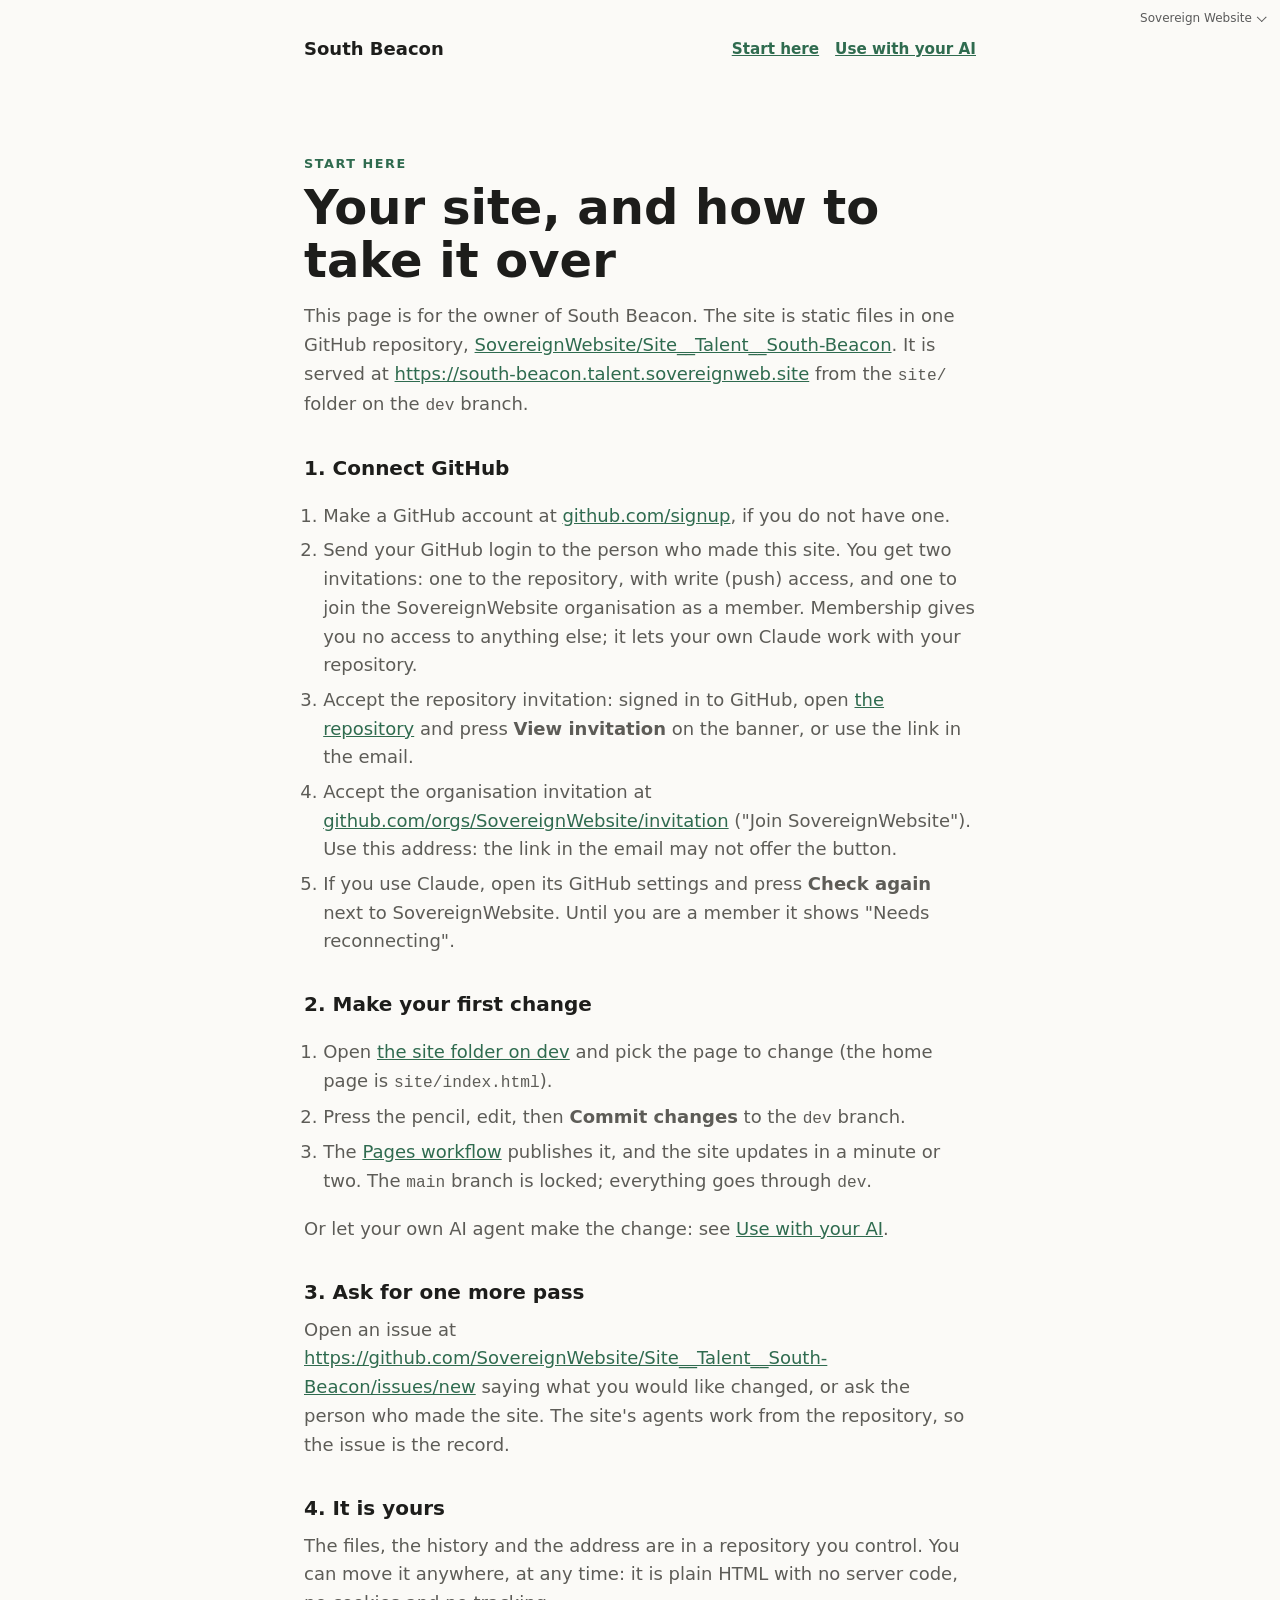
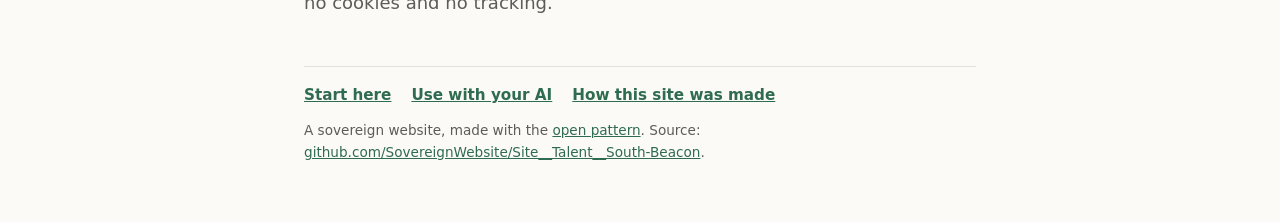
<file: site/start/index.html>
<!doctype html>
<html lang="en-GB">
<head>
<meta charset="utf-8">
<meta name="viewport" content="width=device-width, initial-scale=1">
<title>Start here: South Beacon</title>
<meta name="description" content="Where to start, for the owner of this site: connecting GitHub, the first change, and asking for more.">
<meta property="og:type" content="website">
<meta property="og:site_name" content="South Beacon">
<meta property="og:locale" content="en_GB">
<meta property="og:url" content="https://south-beacon.talent.sovereignweb.site/start/">
<meta property="og:title" content="Start here: South Beacon">
<meta property="og:description" content="Where to start, for the owner of this site: connecting GitHub, the first change, and asking for more.">
<meta property="og:image" content="https://south-beacon.talent.sovereignweb.site/assets/share/card-1200x630.jpg">
<meta property="og:image:type" content="image/jpeg">
<meta property="og:image:width" content="1200">
<meta property="og:image:height" content="630">
<meta property="og:image:alt" content="South Beacon">
<meta name="twitter:card" content="summary_large_image">
<meta name="twitter:title" content="Start here: South Beacon">
<meta name="twitter:description" content="Where to start, for the owner of this site: connecting GitHub, the first change, and asking for more.">
<meta name="twitter:image" content="https://south-beacon.talent.sovereignweb.site/assets/share/card-1200x630.jpg">
<link rel="canonical" href="https://south-beacon.talent.sovereignweb.site/start/">
<style>
:root{--bg:#fbfaf7;--fg:#1d1d1b;--muted:#5d5c57;--accent:#2f6b4f;--line:#e4e1d8}
@media (prefers-color-scheme:dark){:root{--bg:#141513;--fg:#ecebe6;--muted:#a8a69e;--accent:#7fc3a0;--line:#2c2d29}}
*{box-sizing:border-box}body{margin:0;background:var(--bg);color:var(--fg);font:18px/1.6 system-ui,-apple-system,Segoe UI,sans-serif}
main{max-width:44rem;margin:0 auto;padding:10vh 1rem 4rem}
.skip{position:absolute;left:-999px}.skip:focus{left:1rem;top:1rem}
.mark{font-size:.8rem;letter-spacing:.12em;text-transform:uppercase;color:var(--accent);font-weight:600}
h1{font-size:clamp(2rem,6vw,3rem);line-height:1.1;margin:.4rem 0 1rem}
p{color:var(--muted);margin:0 0 1rem}a{color:var(--accent)}
footer{margin-top:3rem;padding-top:1rem;border-top:1px solid var(--line);font-size:.85rem;color:var(--muted)}
/* The Sovereign Website credit on a customer's site: one small, muted control at the far top right that opens a
   pop-up menu of the family links. Not a strip and not a menu bar: the site is about its owner (Dinis, 20 November
   2026: "It needs to fundamentally be about the site and who is it about ... top right pop-up menu").
   CSS only (details/summary), so no script and no CSP issue. It sits in the page's corner, above the owner's header;
   a site whose own header uses that corner moves it with --family-top / --family-right.
   To remove it, the owner sets one attribute: <html data-family-credit="off">. */
.family-credit{--fam-fg:var(--family-fg,#5a5a5a);--fam-strong:var(--family-fg-strong,#111);--fam-bg:var(--family-bg,#fff);
  position:absolute;top:var(--family-top,.4rem);right:var(--family-right,.75rem);z-index:50;font-size:.75rem;line-height:1.4}
@media (prefers-color-scheme:dark){.family-credit{--fam-fg:var(--family-fg,#b5b5b5);--fam-strong:var(--family-fg-strong,#fff);--fam-bg:var(--family-bg,#1c1c1c)}}
.family-credit summary{display:inline-flex;align-items:center;gap:.3rem;cursor:pointer;color:var(--fam-fg);list-style:none;min-height:24px;padding:.15rem .3rem;border-radius:4px}
.family-credit summary::-webkit-details-marker{display:none}
.family-credit summary::after{content:"";width:.35rem;height:.35rem;border:solid currentColor;border-width:0 1px 1px 0;transform:rotate(45deg) translateY(-2px)}
.family-credit summary:hover,.family-credit summary:focus-visible,.family-credit[open] summary{color:var(--fam-strong)}
.family-credit ul{position:absolute;right:0;top:100%;margin:.25rem 0 0;padding:.35rem 0;list-style:none;min-width:11rem;
  background:var(--fam-bg);border:1px solid rgba(127,127,127,.3);border-radius:6px;box-shadow:0 4px 16px rgba(0,0,0,.12)}
.family-credit a{display:block;padding:.3rem .8rem;min-height:24px;color:var(--fam-fg);text-decoration:none}
.family-credit a:hover,.family-credit a:focus-visible{color:var(--fam-strong);background:rgba(127,127,127,.1)}
.family-credit .family-gap{border-bottom:1px solid rgba(127,127,127,.25);padding-bottom:.3rem;margin-bottom:.3rem}
[data-family-credit="off"] .family-credit{display:none}
@media print{.family-credit{display:none}}
.top{display:flex;flex-wrap:wrap;align-items:center;gap:.5rem 1.5rem;max-width:44rem;margin:0 auto;padding:2.2rem 1rem 0}
.top .name{font-weight:600;color:var(--fg);text-decoration:none}
.own{display:flex;gap:1rem;margin-left:auto;font-size:.95rem}
.own a,.site-links a{color:var(--accent);font-weight:600}
.site-links{display:flex;flex-wrap:wrap;gap:.25rem 1.25rem;margin-bottom:.8rem;font-size:.95rem}
@media (max-width:40rem){.own{margin:0;width:100%}}
h2{font-size:1.25rem;margin:2rem 0 .5rem}ol,ul.plain{color:var(--muted);padding-left:1.2rem}li{margin:.35rem 0}
pre{background:rgba(127,127,127,.1);padding:.8rem 1rem;border-radius:6px;white-space:pre-wrap;font-size:.9rem;color:var(--fg)}
code{font-size:.9em}main a,main code{overflow-wrap:anywhere}
</style>
</head>
<body>
<a class="skip" href="#main">Skip to content</a>
<details class="family-credit">
  <summary>Sovereign Website</summary>
  <ul>
    <li><a href="/start/">Start here</a></li>
    <li><a href="/agents/">Use with your AI</a></li>
    <li class="family-gap"><a href="/admin/">How this site was made</a></li>
    <li><a href="https://sovereignwebsite.ai/">Sovereign Website</a></li>
    <li><a href="https://sovereignwebsite.org/">Principles</a></li>
    <li><a href="https://sovereignwebsite.site/">Hosted</a></li>
    <li><a href="https://hub.sovereignweb.site/">Hub</a></li>
    <li><a href="https://agents.sovereignweb.site/">Agents</a></li>
    <li><a href="https://vault.sovereignwebsite.site/">Vault</a></li>
    <li><a href="https://agenticcells.ai/">AgentiCCells</a></li>
    <li><a href="https://riskmandate.ai/">RiskMandate</a></li>
    <li><a href="https://newsroom.sgit.ai/">Newsroom</a></li>
  </ul>
</details>
<header class="top">
  <a class="name" href="/">South Beacon</a>
  <nav class="own" aria-label="This site">
    <a href="/start/">Start here</a>
    <a href="/agents/">Use with your AI</a>
  </nav>
</header>
<main id="main">
<div class="mark">Start here</div>
<h1>Your site, and how to take it over</h1>
<p>This page is for the owner of South Beacon. The site is static files in one GitHub repository, <a href="https://github.com/SovereignWebsite/Site__Talent__South-Beacon">SovereignWebsite/Site__Talent__South-Beacon</a>. It is served at <a href="https://south-beacon.talent.sovereignweb.site/">https://south-beacon.talent.sovereignweb.site</a> from the <code>site/</code> folder on the <code>dev</code> branch.</p>
<h2>1. Connect GitHub</h2>
<ol>
<li>Make a GitHub account at <a href="https://github.com/signup">github.com/signup</a>, if you do not have one.</li>
<li>Send your GitHub login to the person who made this site. You get two invitations: one to the repository, with write (push) access, and one to join the SovereignWebsite organisation as a member. Membership gives you no access to anything else; it lets your own Claude work with your repository.</li>
<li>Accept the repository invitation: signed in to GitHub, open <a href="https://github.com/SovereignWebsite/Site__Talent__South-Beacon">the repository</a> and press <strong>View invitation</strong> on the banner, or use the link in the email.</li>
<li>Accept the organisation invitation at <a href="https://github.com/orgs/SovereignWebsite/invitation">github.com/orgs/SovereignWebsite/invitation</a> ("Join SovereignWebsite"). Use this address: the link in the email may not offer the button.</li>
<li>If you use Claude, open its GitHub settings and press <strong>Check again</strong> next to SovereignWebsite. Until you are a member it shows "Needs reconnecting".</li>
</ol>
<h2>2. Make your first change</h2>
<ol>
<li>Open <a href="https://github.com/SovereignWebsite/Site__Talent__South-Beacon/tree/dev/site">the site folder on dev</a> and pick the page to change (the home page is <code>site/index.html</code>).</li>
<li>Press the pencil, edit, then <strong>Commit changes</strong> to the <code>dev</code> branch.</li>
<li>The <a href="https://github.com/SovereignWebsite/Site__Talent__South-Beacon/actions">Pages workflow</a> publishes it, and the site updates in a minute or two. The <code>main</code> branch is locked; everything goes through <code>dev</code>.</li>
</ol>
<p>Or let your own AI agent make the change: see <a href="/agents/">Use with your AI</a>.</p>
<h2>3. Ask for one more pass</h2>
<p>Open an issue at <a href="https://github.com/SovereignWebsite/Site__Talent__South-Beacon/issues/new">https://github.com/SovereignWebsite/Site__Talent__South-Beacon/issues/new</a> saying what you would like changed, or ask the person who made the site. The site's agents work from the repository, so the issue is the record.</p>
<h2>4. It is yours</h2>
<p>The files, the history and the address are in a repository you control. You can move it anywhere, at any time: it is plain HTML with no server code, no cookies and no tracking.</p>

<footer>
<nav class="site-links" aria-label="About this site">
  <a href="/start/">Start here</a>
  <a href="/agents/">Use with your AI</a>
  <a href="/admin/">How this site was made</a>
</nav>
A sovereign website, made with the <a href="https://sovereignwebsite.org/">open pattern</a>. Source: <a href="https://github.com/SovereignWebsite/Site__Talent__South-Beacon">github.com/SovereignWebsite/Site__Talent__South-Beacon</a>.
</footer>
</main>
</body>
</html>
</file>
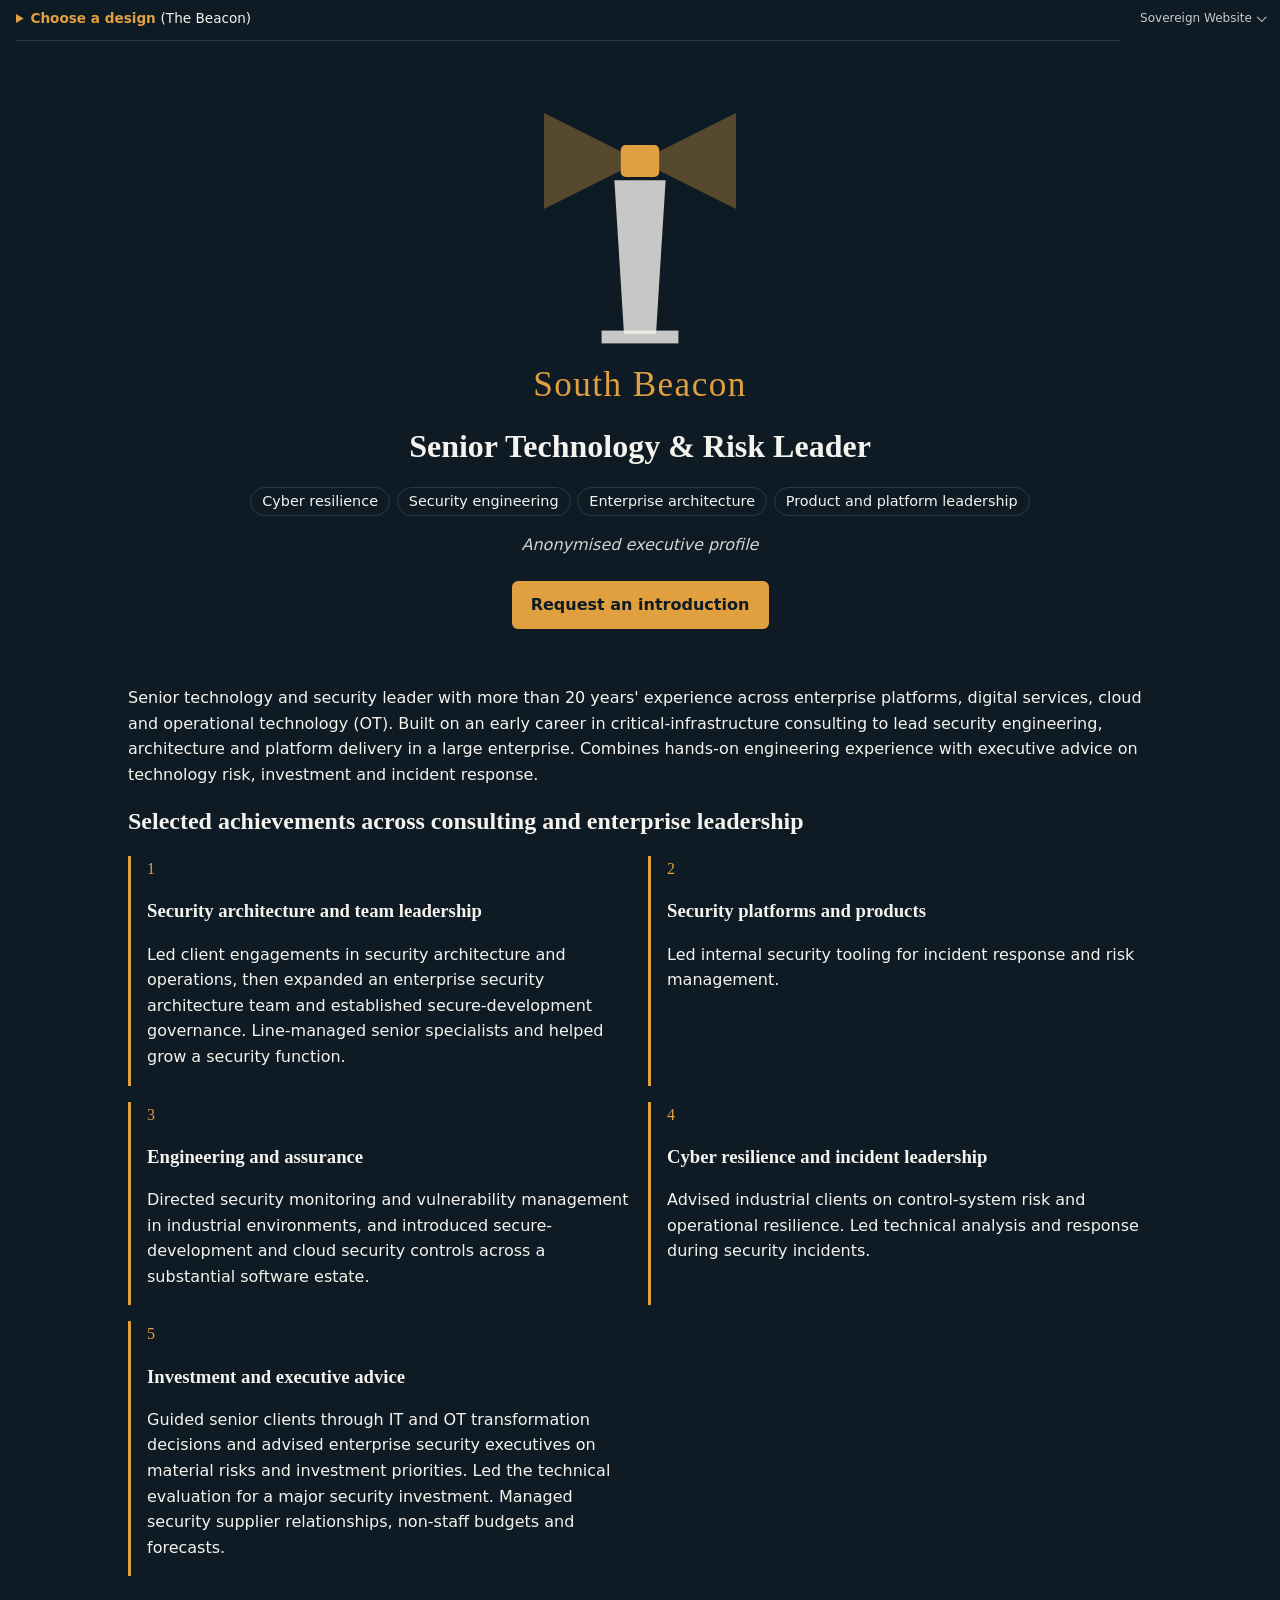
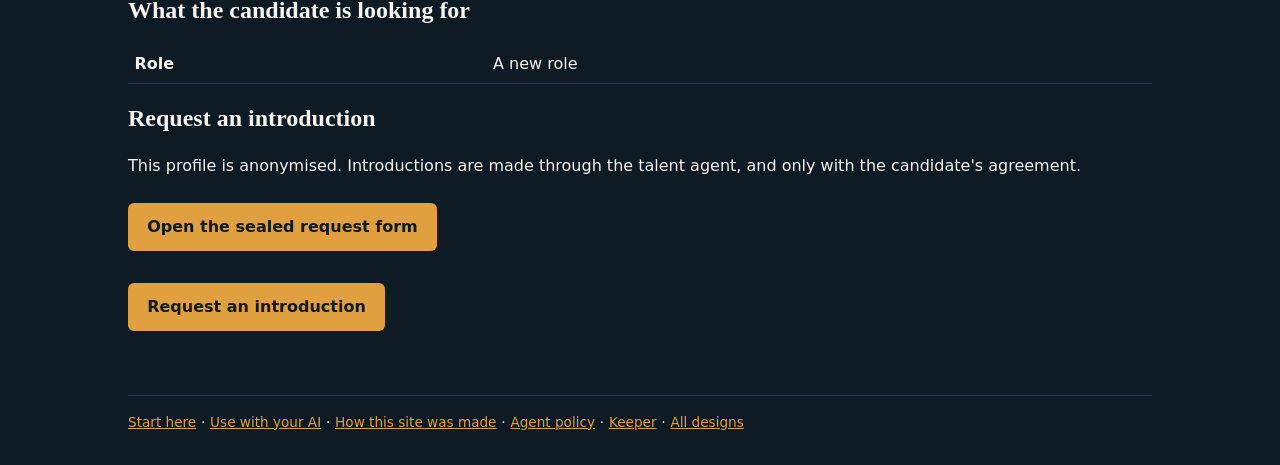
<file: site/designs/beacon/index.html>
<!doctype html>
<html lang="en-GB">
<head>
<meta charset="utf-8">
<meta name="viewport" content="width=device-width, initial-scale=1">
<title>South Beacon</title>
<meta name="description" content="An anonymised profile of a senior technology and security leader. Introductions through the talent agent.">
<meta property="og:type" content="website">
<meta property="og:site_name" content="South Beacon">
<meta property="og:locale" content="en_GB">
<meta property="og:url" content="https://south-beacon.talent.sovereignweb.site/designs/beacon/">
<meta property="og:title" content="South Beacon">
<meta property="og:description" content="An anonymised profile of a senior technology and security leader. Introductions through the talent agent.">
<meta property="og:image" content="https://south-beacon.talent.sovereignweb.site/assets/share/card-1200x630.jpg">
<meta property="og:image:type" content="image/jpeg">
<meta property="og:image:width" content="1200">
<meta property="og:image:height" content="630">
<meta property="og:image:alt" content="South Beacon">
<meta name="twitter:card" content="summary_large_image">
<meta name="twitter:title" content="South Beacon">
<meta name="twitter:description" content="An anonymised profile of a senior technology and security leader. Introductions through the talent agent.">
<meta name="twitter:image" content="https://south-beacon.talent.sovereignweb.site/assets/share/card-1200x630.jpg">
<link rel="canonical" href="https://south-beacon.talent.sovereignweb.site/designs/beacon/">
<link rel="stylesheet" href="../../assets/site.css">
</head>
<body class="d-beacon">
<a class="skip" href="#main">Skip to the profile</a>
<details class="family-credit">
  <summary>Sovereign Website</summary>
  <ul>
    <li><a href="/start/">Start here</a></li>
    <li><a href="/agents/">Use with your AI</a></li>
    <li class="family-gap"><a href="/admin/">How this site was made</a></li>
    <li><a href="https://sovereignwebsite.ai/">Sovereign Website</a></li>
    <li><a href="https://sovereignwebsite.org/">Principles</a></li>
    <li><a href="https://sovereignwebsite.site/">Hosted</a></li>
    <li><a href="https://hub.sovereignweb.site/">Hub</a></li>
    <li><a href="https://agents.sovereignweb.site/">Agents</a></li>
    <li><a href="https://vault.sovereignwebsite.site/">Vault</a></li>
    <li><a href="https://agenticcells.ai/">AgentiCCells</a></li>
    <li><a href="https://riskmandate.ai/">RiskMandate</a></li>
    <li><a href="https://newsroom.sgit.ai/">Newsroom</a></li>
  </ul>
</details>
<details class="chooser"><summary>Choose a design <span class="now">(The Beacon)</span></summary><nav aria-label="Designs"><ul><li><a href="../../">The Brief</a></li><li><a href="../../designs/beacon/" aria-current="page">The Beacon</a></li><li><a href="../../designs/dossier/">The Dossier</a></li><li><a href="../../designs/scorecard/">The Scorecard</a></li><li><a href="../../designs/letter/">The Letter</a></li></ul></nav></details>
<main id="main">
<header class="hero"><svg class="beacon " viewBox="0 0 120 160" aria-hidden="true" focusable="false">
<g class="sweep"><path d="M60 40 L0 10 L0 70 Z" /><path d="M60 40 L120 10 L120 70 Z" /></g>
<rect x="48" y="30" width="24" height="20" rx="3" class="lamp"/><path d="M44 52 h32 l-6 96 h-20 Z" class="tower"/><rect x="36" y="146" width="48" height="8" class="tower"/></svg><p class="wordmark">South Beacon</p><h1>Senior Technology &amp; Risk Leader</h1><ul class="specs"><li>Cyber resilience</li><li>Security engineering</li><li>Enterprise architecture</li><li>Product and platform leadership</li></ul><p class="label">Anonymised executive profile</p><a class="cta" href="../../introduction/">Request an introduction</a></header>
<p class="summary">Senior technology and security leader with more than 20 years' experience across enterprise platforms, digital services, cloud and operational technology (OT). Built on an early career in critical-infrastructure consulting to lead security engineering, architecture and platform delivery in a large enterprise. Combines hands-on engineering experience with executive advice on technology risk, investment and incident response.</p><h2>Selected achievements across consulting and enterprise leadership</h2>
<ul class="signals"><li><span class="sig" aria-hidden="true">1</span><h3>Security architecture and team leadership</h3><p>Led client engagements in security architecture and operations, then expanded an enterprise security architecture team and established secure-development governance. Line-managed senior specialists and helped grow a security function.</p></li><li><span class="sig" aria-hidden="true">2</span><h3>Security platforms and products</h3><p>Led internal security tooling for incident response and risk management.</p></li><li><span class="sig" aria-hidden="true">3</span><h3>Engineering and assurance</h3><p>Directed security monitoring and vulnerability management in industrial environments, and introduced secure-development and cloud security controls across a substantial software estate.</p></li><li><span class="sig" aria-hidden="true">4</span><h3>Cyber resilience and incident leadership</h3><p>Advised industrial clients on control-system risk and operational resilience. Led technical analysis and response during security incidents.</p></li><li><span class="sig" aria-hidden="true">5</span><h3>Investment and executive advice</h3><p>Guided senior clients through IT and OT transformation decisions and advised enterprise security executives on material risks and investment priorities. Led the technical evaluation for a major security investment. Managed security supplier relationships, non-staff budgets and forecasts.</p></li></ul>
<section class="looking" aria-labelledby="lk"><h2 id="lk">What the candidate is looking for</h2><table><tbody><tr><th scope="row">Role</th><td>A new role</td></tr></tbody></table></section><section id="introduction" class="intro" aria-labelledby="in"><h2 id="in">Request an introduction</h2><p>This profile is anonymised. Introductions are made through the talent agent, and only with the candidate's agreement.</p><p><a class="cta" href="../../introduction/">Open the sealed request form</a></p></section><a class="cta" href="../../introduction/">Request an introduction</a>
</main>
<footer><nav class="site-links" aria-label="About this site"><a href="/start/">Start here</a><span aria-hidden="true"> · </span><a href="/agents/">Use with your AI</a><span aria-hidden="true"> · </span><a href="/admin/">How this site was made</a><span aria-hidden="true"> · </span><a href="/policy/">Agent policy</a><span aria-hidden="true"> · </span><a href="/factory/dinis-cruz/account-b/">Keeper</a><span aria-hidden="true"> · </span><a href="../../designs/">All designs</a></nav></footer>
</body>
</html>
</file>
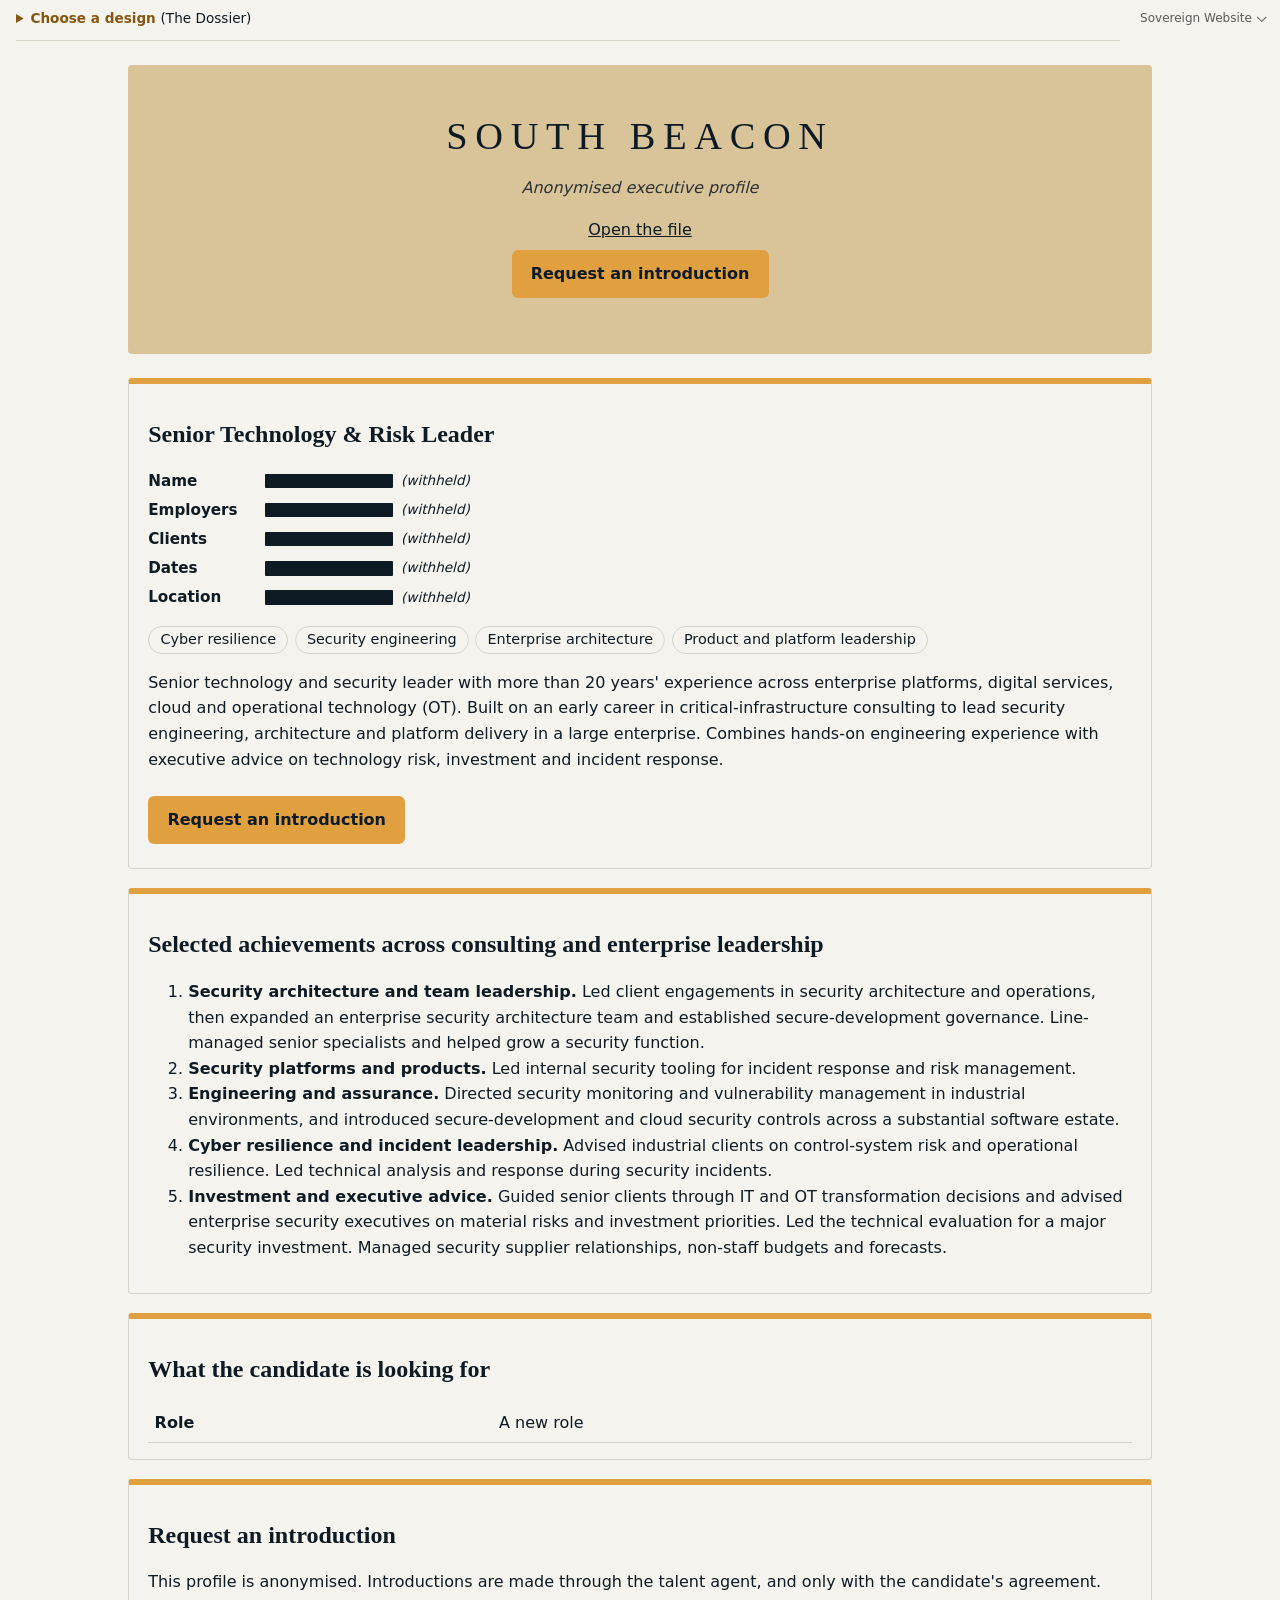
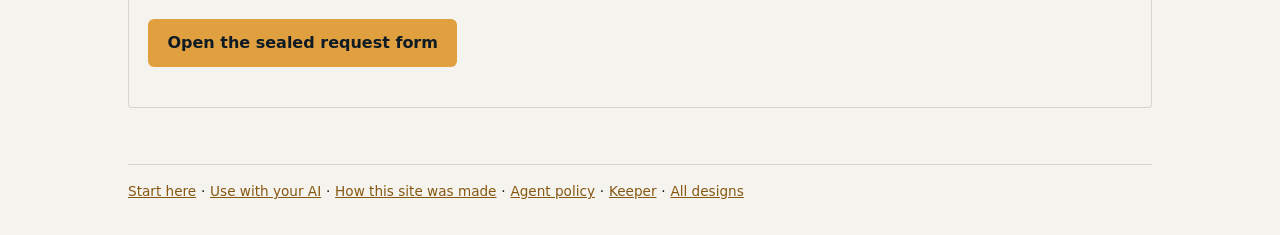
<file: site/designs/dossier/index.html>
<!doctype html>
<html lang="en-GB">
<head>
<meta charset="utf-8">
<meta name="viewport" content="width=device-width, initial-scale=1">
<title>South Beacon</title>
<meta name="description" content="An anonymised profile of a senior technology and security leader. Introductions through the talent agent.">
<meta property="og:type" content="website">
<meta property="og:site_name" content="South Beacon">
<meta property="og:locale" content="en_GB">
<meta property="og:url" content="https://south-beacon.talent.sovereignweb.site/designs/dossier/">
<meta property="og:title" content="South Beacon">
<meta property="og:description" content="An anonymised profile of a senior technology and security leader. Introductions through the talent agent.">
<meta property="og:image" content="https://south-beacon.talent.sovereignweb.site/assets/share/card-1200x630.jpg">
<meta property="og:image:type" content="image/jpeg">
<meta property="og:image:width" content="1200">
<meta property="og:image:height" content="630">
<meta property="og:image:alt" content="South Beacon">
<meta name="twitter:card" content="summary_large_image">
<meta name="twitter:title" content="South Beacon">
<meta name="twitter:description" content="An anonymised profile of a senior technology and security leader. Introductions through the talent agent.">
<meta name="twitter:image" content="https://south-beacon.talent.sovereignweb.site/assets/share/card-1200x630.jpg">
<link rel="canonical" href="https://south-beacon.talent.sovereignweb.site/designs/dossier/">
<link rel="stylesheet" href="../../assets/site.css">
</head>
<body class="d-dossier">
<a class="skip" href="#main">Skip to the profile</a>
<details class="family-credit">
  <summary>Sovereign Website</summary>
  <ul>
    <li><a href="/start/">Start here</a></li>
    <li><a href="/agents/">Use with your AI</a></li>
    <li class="family-gap"><a href="/admin/">How this site was made</a></li>
    <li><a href="https://sovereignwebsite.ai/">Sovereign Website</a></li>
    <li><a href="https://sovereignwebsite.org/">Principles</a></li>
    <li><a href="https://sovereignwebsite.site/">Hosted</a></li>
    <li><a href="https://hub.sovereignweb.site/">Hub</a></li>
    <li><a href="https://agents.sovereignweb.site/">Agents</a></li>
    <li><a href="https://vault.sovereignwebsite.site/">Vault</a></li>
    <li><a href="https://agenticcells.ai/">AgentiCCells</a></li>
    <li><a href="https://riskmandate.ai/">RiskMandate</a></li>
    <li><a href="https://newsroom.sgit.ai/">Newsroom</a></li>
  </ul>
</details>
<details class="chooser"><summary>Choose a design <span class="now">(The Dossier)</span></summary><nav aria-label="Designs"><ul><li><a href="../../">The Brief</a></li><li><a href="../../designs/beacon/">The Beacon</a></li><li><a href="../../designs/dossier/" aria-current="page">The Dossier</a></li><li><a href="../../designs/scorecard/">The Scorecard</a></li><li><a href="../../designs/letter/">The Letter</a></li></ul></nav></details>
<main id="main">
<header class="cover"><p class="stencil">South Beacon</p><p class="label">Anonymised executive profile</p><a class="open" href="#cards">Open the file</a><br><a class="cta" href="../../introduction/">Request an introduction</a></header>
<div id="cards" class="cards">
<section class="card"><h1>Senior Technology &amp; Risk Leader</h1>
<dl class="withheld"><div><dt>Name</dt><dd><span class="bar" aria-hidden="true"></span> <span class="w">(withheld)</span></dd></div><div><dt>Employers</dt><dd><span class="bar" aria-hidden="true"></span> <span class="w">(withheld)</span></dd></div><div><dt>Clients</dt><dd><span class="bar" aria-hidden="true"></span> <span class="w">(withheld)</span></dd></div><div><dt>Dates</dt><dd><span class="bar" aria-hidden="true"></span> <span class="w">(withheld)</span></dd></div><div><dt>Location</dt><dd><span class="bar" aria-hidden="true"></span> <span class="w">(withheld)</span></dd></div></dl>
<ul class="specs"><li>Cyber resilience</li><li>Security engineering</li><li>Enterprise architecture</li><li>Product and platform leadership</li></ul><p>Senior technology and security leader with more than 20 years' experience across enterprise platforms, digital services, cloud and operational technology (OT). Built on an early career in critical-infrastructure consulting to lead security engineering, architecture and platform delivery in a large enterprise. Combines hands-on engineering experience with executive advice on technology risk, investment and incident response.</p><a class="cta" href="../../introduction/">Request an introduction</a></section>
<section class="card"><h2>Selected achievements across consulting and enterprise leadership</h2><ol class="ach"><li><strong>Security architecture and team leadership.</strong> Led client engagements in security architecture and operations, then expanded an enterprise security architecture team and established secure-development governance. Line-managed senior specialists and helped grow a security function.</li><li><strong>Security platforms and products.</strong> Led internal security tooling for incident response and risk management.</li><li><strong>Engineering and assurance.</strong> Directed security monitoring and vulnerability management in industrial environments, and introduced secure-development and cloud security controls across a substantial software estate.</li><li><strong>Cyber resilience and incident leadership.</strong> Advised industrial clients on control-system risk and operational resilience. Led technical analysis and response during security incidents.</li><li><strong>Investment and executive advice.</strong> Guided senior clients through IT and OT transformation decisions and advised enterprise security executives on material risks and investment priorities. Led the technical evaluation for a major security investment. Managed security supplier relationships, non-staff budgets and forecasts.</li></ol></section>
<section class="card"><section class="looking" aria-labelledby="lk"><h2 id="lk">What the candidate is looking for</h2><table><tbody><tr><th scope="row">Role</th><td>A new role</td></tr></tbody></table></section></section>
<section class="card"><section id="introduction" class="intro" aria-labelledby="in"><h2 id="in">Request an introduction</h2><p>This profile is anonymised. Introductions are made through the talent agent, and only with the candidate's agreement.</p><p><a class="cta" href="../../introduction/">Open the sealed request form</a></p></section></section></div>
</main>
<footer><nav class="site-links" aria-label="About this site"><a href="/start/">Start here</a><span aria-hidden="true"> · </span><a href="/agents/">Use with your AI</a><span aria-hidden="true"> · </span><a href="/admin/">How this site was made</a><span aria-hidden="true"> · </span><a href="/policy/">Agent policy</a><span aria-hidden="true"> · </span><a href="/factory/dinis-cruz/account-b/">Keeper</a><span aria-hidden="true"> · </span><a href="../../designs/">All designs</a></nav></footer>
</body>
</html>
</file>
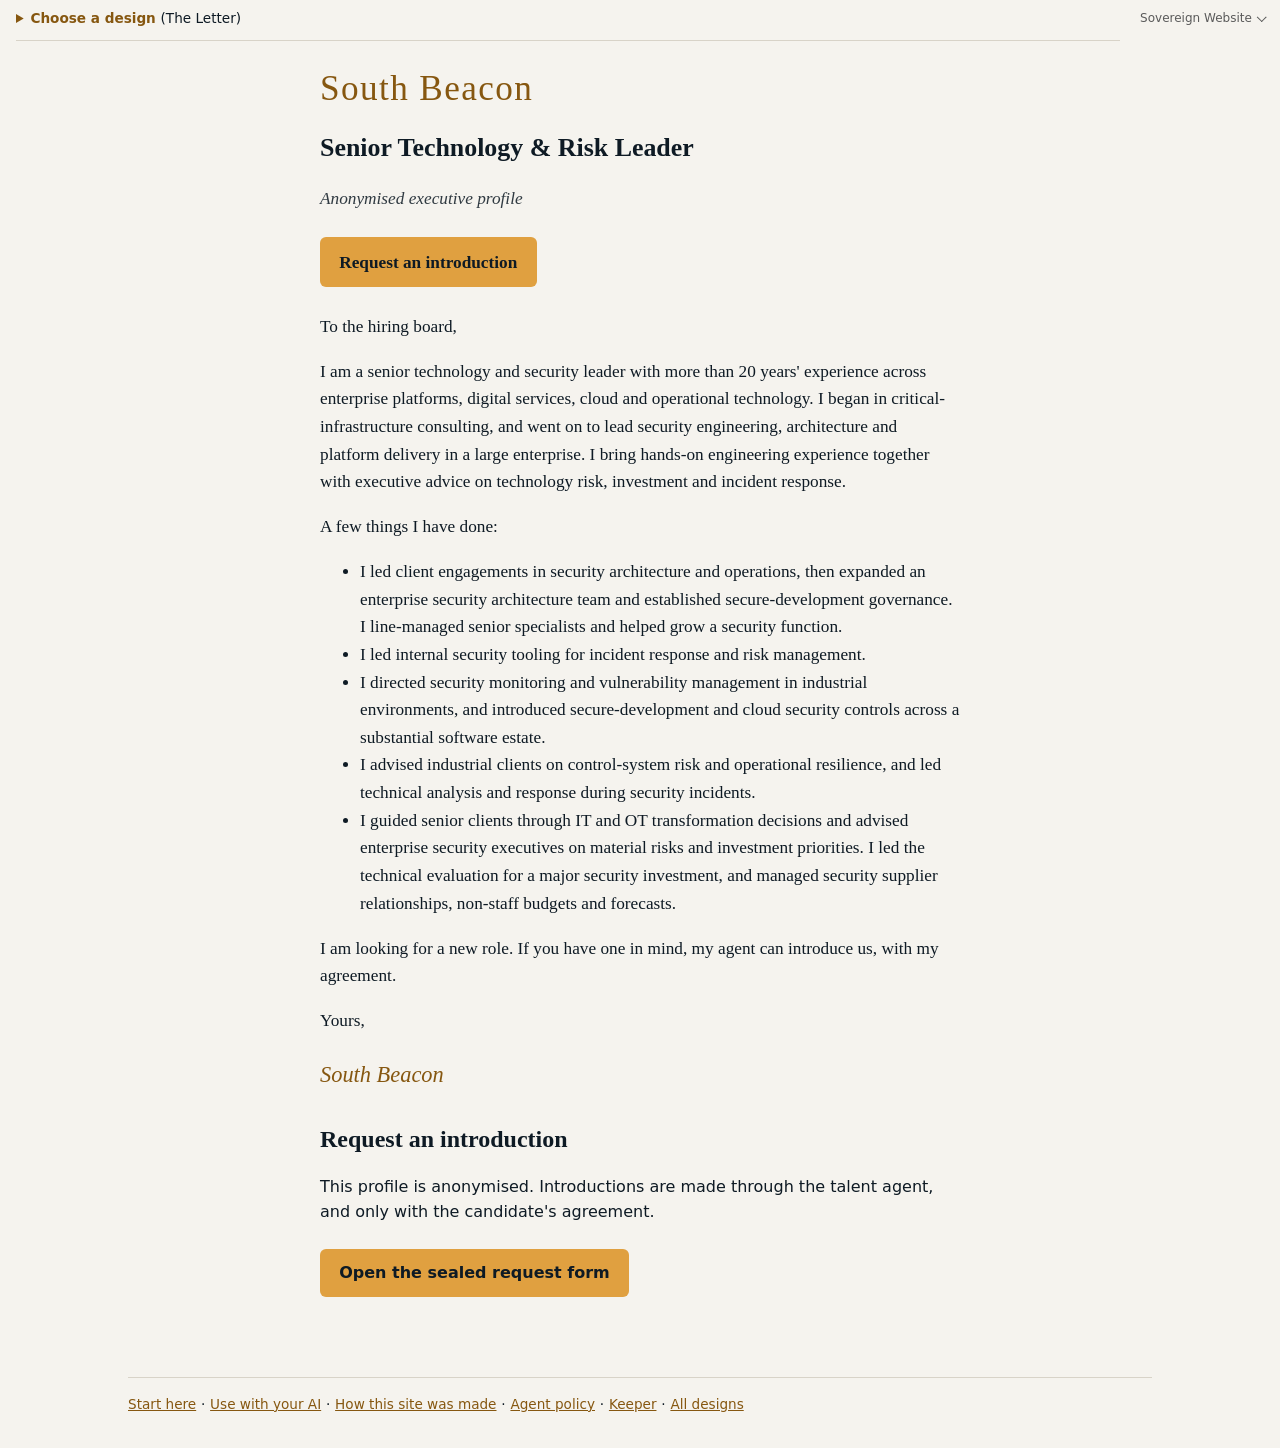
<file: site/designs/letter/index.html>
<!doctype html>
<html lang="en-GB">
<head>
<meta charset="utf-8">
<meta name="viewport" content="width=device-width, initial-scale=1">
<title>South Beacon</title>
<meta name="description" content="An anonymised profile of a senior technology and security leader. Introductions through the talent agent.">
<meta property="og:type" content="website">
<meta property="og:site_name" content="South Beacon">
<meta property="og:locale" content="en_GB">
<meta property="og:url" content="https://south-beacon.talent.sovereignweb.site/designs/letter/">
<meta property="og:title" content="South Beacon">
<meta property="og:description" content="An anonymised profile of a senior technology and security leader. Introductions through the talent agent.">
<meta property="og:image" content="https://south-beacon.talent.sovereignweb.site/assets/share/card-1200x630.jpg">
<meta property="og:image:type" content="image/jpeg">
<meta property="og:image:width" content="1200">
<meta property="og:image:height" content="630">
<meta property="og:image:alt" content="South Beacon">
<meta name="twitter:card" content="summary_large_image">
<meta name="twitter:title" content="South Beacon">
<meta name="twitter:description" content="An anonymised profile of a senior technology and security leader. Introductions through the talent agent.">
<meta name="twitter:image" content="https://south-beacon.talent.sovereignweb.site/assets/share/card-1200x630.jpg">
<link rel="canonical" href="https://south-beacon.talent.sovereignweb.site/designs/letter/">
<link rel="stylesheet" href="../../assets/site.css">
</head>
<body class="d-letter">
<a class="skip" href="#main">Skip to the profile</a>
<details class="family-credit">
  <summary>Sovereign Website</summary>
  <ul>
    <li><a href="/start/">Start here</a></li>
    <li><a href="/agents/">Use with your AI</a></li>
    <li class="family-gap"><a href="/admin/">How this site was made</a></li>
    <li><a href="https://sovereignwebsite.ai/">Sovereign Website</a></li>
    <li><a href="https://sovereignwebsite.org/">Principles</a></li>
    <li><a href="https://sovereignwebsite.site/">Hosted</a></li>
    <li><a href="https://hub.sovereignweb.site/">Hub</a></li>
    <li><a href="https://agents.sovereignweb.site/">Agents</a></li>
    <li><a href="https://vault.sovereignwebsite.site/">Vault</a></li>
    <li><a href="https://agenticcells.ai/">AgentiCCells</a></li>
    <li><a href="https://riskmandate.ai/">RiskMandate</a></li>
    <li><a href="https://newsroom.sgit.ai/">Newsroom</a></li>
  </ul>
</details>
<details class="chooser"><summary>Choose a design <span class="now">(The Letter)</span></summary><nav aria-label="Designs"><ul><li><a href="../../">The Brief</a></li><li><a href="../../designs/beacon/">The Beacon</a></li><li><a href="../../designs/dossier/">The Dossier</a></li><li><a href="../../designs/scorecard/">The Scorecard</a></li><li><a href="../../designs/letter/" aria-current="page">The Letter</a></li></ul></nav></details>
<main id="main">
<article class="letter"><p class="wordmark">South Beacon</p><h1>Senior Technology &amp; Risk Leader</h1><p class="label">Anonymised executive profile</p><a class="cta" href="../../introduction/">Request an introduction</a>
<p>To the hiring board,</p>
<p>I am a senior technology and security leader with more than 20 years' experience across enterprise platforms, digital services, cloud and operational technology. I began in critical-infrastructure consulting, and went on to lead security engineering, architecture and platform delivery in a large enterprise. I bring hands-on engineering experience together with executive advice on technology risk, investment and incident response.</p>
<p>A few things I have done:</p>
<ul class="ach">
<li>I led client engagements in security architecture and operations, then expanded an enterprise security architecture team and established secure-development governance. I line-managed senior specialists and helped grow a security function.</li>
<li>I led internal security tooling for incident response and risk management.</li>
<li>I directed security monitoring and vulnerability management in industrial environments, and introduced secure-development and cloud security controls across a substantial software estate.</li>
<li>I advised industrial clients on control-system risk and operational resilience, and led technical analysis and response during security incidents.</li>
<li>I guided senior clients through IT and OT transformation decisions and advised enterprise security executives on material risks and investment priorities. I led the technical evaluation for a major security investment, and managed security supplier relationships, non-staff budgets and forecasts.</li>
</ul>
<p>I am looking for a new role. If you have one in mind, my agent can introduce us, with my agreement.</p>
<p>Yours,</p>
<p class="sign">South Beacon</p></article><section id="introduction" class="intro" aria-labelledby="in"><h2 id="in">Request an introduction</h2><p>This profile is anonymised. Introductions are made through the talent agent, and only with the candidate's agreement.</p><p><a class="cta" href="../../introduction/">Open the sealed request form</a></p></section>
</main>
<footer><nav class="site-links" aria-label="About this site"><a href="/start/">Start here</a><span aria-hidden="true"> · </span><a href="/agents/">Use with your AI</a><span aria-hidden="true"> · </span><a href="/admin/">How this site was made</a><span aria-hidden="true"> · </span><a href="/policy/">Agent policy</a><span aria-hidden="true"> · </span><a href="/factory/dinis-cruz/account-b/">Keeper</a><span aria-hidden="true"> · </span><a href="../../designs/">All designs</a></nav></footer>
</body>
</html>
</file>
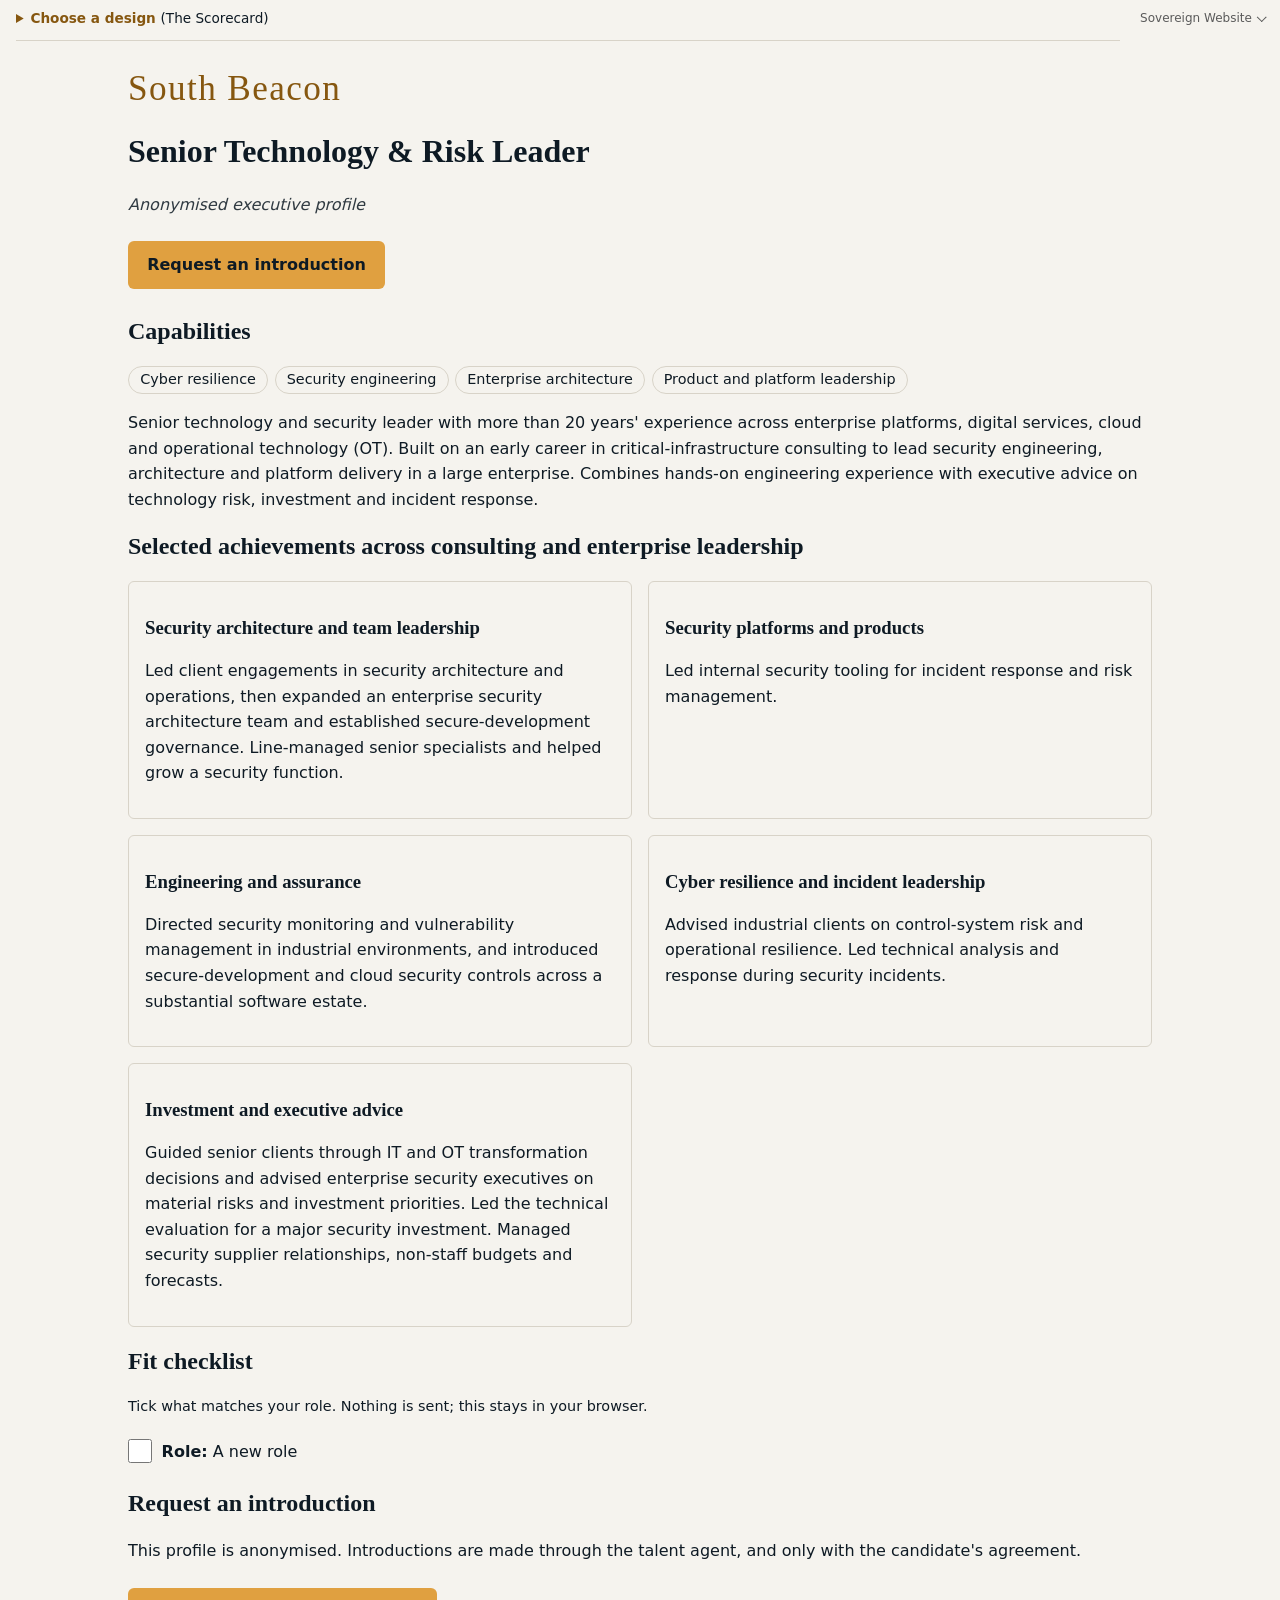
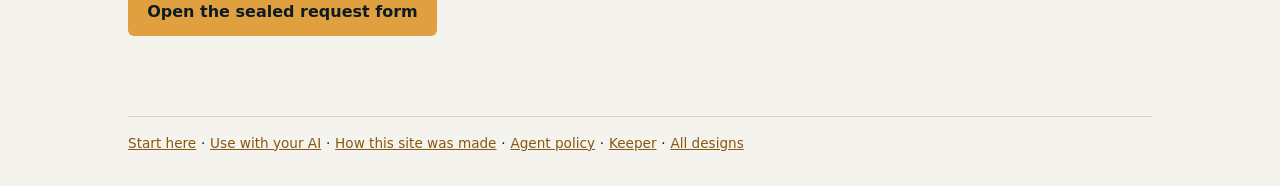
<file: site/designs/scorecard/index.html>
<!doctype html>
<html lang="en-GB">
<head>
<meta charset="utf-8">
<meta name="viewport" content="width=device-width, initial-scale=1">
<title>South Beacon</title>
<meta name="description" content="An anonymised profile of a senior technology and security leader. Introductions through the talent agent.">
<meta property="og:type" content="website">
<meta property="og:site_name" content="South Beacon">
<meta property="og:locale" content="en_GB">
<meta property="og:url" content="https://south-beacon.talent.sovereignweb.site/designs/scorecard/">
<meta property="og:title" content="South Beacon">
<meta property="og:description" content="An anonymised profile of a senior technology and security leader. Introductions through the talent agent.">
<meta property="og:image" content="https://south-beacon.talent.sovereignweb.site/assets/share/card-1200x630.jpg">
<meta property="og:image:type" content="image/jpeg">
<meta property="og:image:width" content="1200">
<meta property="og:image:height" content="630">
<meta property="og:image:alt" content="South Beacon">
<meta name="twitter:card" content="summary_large_image">
<meta name="twitter:title" content="South Beacon">
<meta name="twitter:description" content="An anonymised profile of a senior technology and security leader. Introductions through the talent agent.">
<meta name="twitter:image" content="https://south-beacon.talent.sovereignweb.site/assets/share/card-1200x630.jpg">
<link rel="canonical" href="https://south-beacon.talent.sovereignweb.site/designs/scorecard/">
<link rel="stylesheet" href="../../assets/site.css">
</head>
<body class="d-scorecard">
<a class="skip" href="#main">Skip to the profile</a>
<details class="family-credit">
  <summary>Sovereign Website</summary>
  <ul>
    <li><a href="/start/">Start here</a></li>
    <li><a href="/agents/">Use with your AI</a></li>
    <li class="family-gap"><a href="/admin/">How this site was made</a></li>
    <li><a href="https://sovereignwebsite.ai/">Sovereign Website</a></li>
    <li><a href="https://sovereignwebsite.org/">Principles</a></li>
    <li><a href="https://sovereignwebsite.site/">Hosted</a></li>
    <li><a href="https://hub.sovereignweb.site/">Hub</a></li>
    <li><a href="https://agents.sovereignweb.site/">Agents</a></li>
    <li><a href="https://vault.sovereignwebsite.site/">Vault</a></li>
    <li><a href="https://agenticcells.ai/">AgentiCCells</a></li>
    <li><a href="https://riskmandate.ai/">RiskMandate</a></li>
    <li><a href="https://newsroom.sgit.ai/">Newsroom</a></li>
  </ul>
</details>
<details class="chooser"><summary>Choose a design <span class="now">(The Scorecard)</span></summary><nav aria-label="Designs"><ul><li><a href="../../">The Brief</a></li><li><a href="../../designs/beacon/">The Beacon</a></li><li><a href="../../designs/dossier/">The Dossier</a></li><li><a href="../../designs/scorecard/" aria-current="page">The Scorecard</a></li><li><a href="../../designs/letter/">The Letter</a></li></ul></nav></details>
<main id="main">
<header class="sc-head"><p class="wordmark">South Beacon</p><h1>Senior Technology &amp; Risk Leader</h1><p class="label">Anonymised executive profile</p><a class="cta" href="../../introduction/">Request an introduction</a></header>
<section aria-labelledby="cap"><h2 id="cap">Capabilities</h2><ul class="specs"><li>Cyber resilience</li><li>Security engineering</li><li>Enterprise architecture</li><li>Product and platform leadership</li></ul></section>
<p class="summary">Senior technology and security leader with more than 20 years' experience across enterprise platforms, digital services, cloud and operational technology (OT). Built on an early career in critical-infrastructure consulting to lead security engineering, architecture and platform delivery in a large enterprise. Combines hands-on engineering experience with executive advice on technology risk, investment and incident response.</p>
<section aria-labelledby="ac"><h2 id="ac">Selected achievements across consulting and enterprise leadership</h2><ul class="tiles"><li><h3>Security architecture and team leadership</h3><p>Led client engagements in security architecture and operations, then expanded an enterprise security architecture team and established secure-development governance. Line-managed senior specialists and helped grow a security function.</p></li><li><h3>Security platforms and products</h3><p>Led internal security tooling for incident response and risk management.</p></li><li><h3>Engineering and assurance</h3><p>Directed security monitoring and vulnerability management in industrial environments, and introduced secure-development and cloud security controls across a substantial software estate.</p></li><li><h3>Cyber resilience and incident leadership</h3><p>Advised industrial clients on control-system risk and operational resilience. Led technical analysis and response during security incidents.</p></li><li><h3>Investment and executive advice</h3><p>Guided senior clients through IT and OT transformation decisions and advised enterprise security executives on material risks and investment priorities. Led the technical evaluation for a major security investment. Managed security supplier relationships, non-staff budgets and forecasts.</p></li></ul></section>
<section class="looking" aria-labelledby="fit"><h2 id="fit">Fit checklist</h2><p class="hint">Tick what matches your role. Nothing is sent; this stays in your browser.</p><ul class="fit"><li><input type="checkbox" id="f0"><label for="f0"><strong>Role:</strong> A new role</label></li></ul></section>
<section id="introduction" class="intro" aria-labelledby="in"><h2 id="in">Request an introduction</h2><p>This profile is anonymised. Introductions are made through the talent agent, and only with the candidate's agreement.</p><p><a class="cta" href="../../introduction/">Open the sealed request form</a></p></section>
</main>
<footer><nav class="site-links" aria-label="About this site"><a href="/start/">Start here</a><span aria-hidden="true"> · </span><a href="/agents/">Use with your AI</a><span aria-hidden="true"> · </span><a href="/admin/">How this site was made</a><span aria-hidden="true"> · </span><a href="/policy/">Agent policy</a><span aria-hidden="true"> · </span><a href="/factory/dinis-cruz/account-b/">Keeper</a><span aria-hidden="true"> · </span><a href="../../designs/">All designs</a></nav></footer>
</body>
</html>
</file>
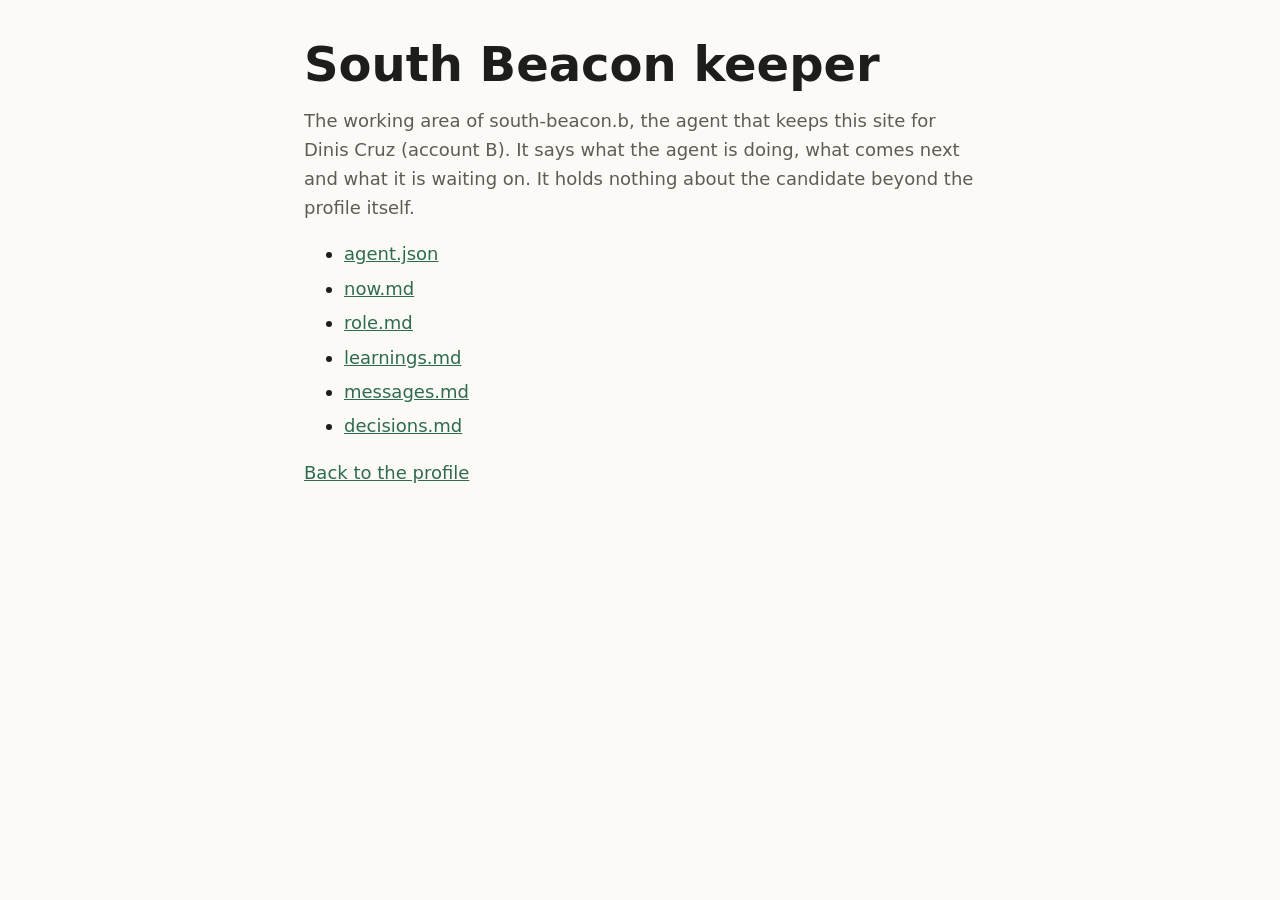
<file: site/factory/dinis-cruz/account-b/index.html>
<!doctype html>
<html lang="en-GB">
<head>
<meta charset="utf-8">
<meta name="robots" content="noindex">
<meta name="viewport" content="width=device-width, initial-scale=1">
<title>South Beacon keeper: agent area</title>
<meta name="description" content="The Agent Behaviour Policy for this site: which agents may work on it, what they may change, and what is checked before anything is published.">
<meta property="og:type" content="website">
<meta property="og:site_name" content="South Beacon">
<meta property="og:locale" content="en_GB">
<meta property="og:url" content="https://south-beacon.talent.sovereignweb.site/factory/dinis-cruz/account-b/">
<meta property="og:title" content="South Beacon keeper: agent area">
<meta property="og:description" content="The Agent Behaviour Policy for this site: which agents may work on it, what they may change, and what is checked before anything is published.">
<meta property="og:image" content="https://south-beacon.talent.sovereignweb.site/assets/share/card-1200x630.jpg">
<meta property="og:image:type" content="image/jpeg">
<meta property="og:image:width" content="1200">
<meta property="og:image:height" content="630">
<meta property="og:image:alt" content="South Beacon">
<meta name="twitter:card" content="summary_large_image">
<meta name="twitter:title" content="South Beacon keeper: agent area">
<meta name="twitter:description" content="The Agent Behaviour Policy for this site: which agents may work on it, what they may change, and what is checked before anything is published.">
<meta name="twitter:image" content="https://south-beacon.talent.sovereignweb.site/assets/share/card-1200x630.jpg">
<link rel="canonical" href="https://south-beacon.talent.sovereignweb.site/factory/dinis-cruz/account-b/">
<style>
:root{--bg:#fbfaf7;--fg:#1d1d1b;--muted:#5d5c57;--accent:#2f6b4f;--line:#e4e1d8}
@media (prefers-color-scheme:dark){:root{--bg:#141513;--fg:#ecebe6;--muted:#a8a69e;--accent:#7fc3a0;--line:#2c2d29}}
*{box-sizing:border-box}body{margin:0;background:var(--bg);color:var(--fg);font:18px/1.6 system-ui,-apple-system,Segoe UI,sans-serif}
main{max-width:44rem;margin:0 auto;padding:10vh 1rem 4rem}
.skip{position:absolute;left:-999px}.skip:focus{left:1rem;top:1rem}
.mark{font-size:.8rem;letter-spacing:.12em;text-transform:uppercase;color:var(--accent);font-weight:600}
h1{font-size:clamp(2rem,6vw,3rem);line-height:1.1;margin:.4rem 0 1rem}
p{color:var(--muted);margin:0 0 1rem}a{color:var(--accent)}
footer{margin-top:3rem;padding-top:1rem;border-top:1px solid var(--line);font-size:.85rem;color:var(--muted)}
/* The Sovereign Website credit on a customer's site: one small, muted control at the far top right that opens a
   pop-up menu of the family links. Not a strip and not a menu bar: the site is about its owner (Dinis, 20 November
   2026: "It needs to fundamentally be about the site and who is it about ... top right pop-up menu").
   CSS only (details/summary), so no script and no CSP issue. It sits in the page's corner, above the owner's header;
   a site whose own header uses that corner moves it with --family-top / --family-right.
   To remove it, the owner sets one attribute: <html data-family-credit="off">. */
.family-credit{--fam-fg:var(--family-fg,#5a5a5a);--fam-strong:var(--family-fg-strong,#111);--fam-bg:var(--family-bg,#fff);
  position:absolute;top:var(--family-top,.4rem);right:var(--family-right,.75rem);z-index:50;font-size:.75rem;line-height:1.4}
@media (prefers-color-scheme:dark){.family-credit{--fam-fg:var(--family-fg,#b5b5b5);--fam-strong:var(--family-fg-strong,#fff);--fam-bg:var(--family-bg,#1c1c1c)}}
.family-credit summary{display:inline-flex;align-items:center;gap:.3rem;cursor:pointer;color:var(--fam-fg);list-style:none;min-height:24px;padding:.15rem .3rem;border-radius:4px}
.family-credit summary::-webkit-details-marker{display:none}
.family-credit summary::after{content:"";width:.35rem;height:.35rem;border:solid currentColor;border-width:0 1px 1px 0;transform:rotate(45deg) translateY(-2px)}
.family-credit summary:hover,.family-credit summary:focus-visible,.family-credit[open] summary{color:var(--fam-strong)}
.family-credit ul{position:absolute;right:0;top:100%;margin:.25rem 0 0;padding:.35rem 0;list-style:none;min-width:11rem;
  background:var(--fam-bg);border:1px solid rgba(127,127,127,.3);border-radius:6px;box-shadow:0 4px 16px rgba(0,0,0,.12)}
.family-credit a{display:block;padding:.3rem .8rem;min-height:24px;color:var(--fam-fg);text-decoration:none}
.family-credit a:hover,.family-credit a:focus-visible{color:var(--fam-strong);background:rgba(127,127,127,.1)}
.family-credit .family-gap{border-bottom:1px solid rgba(127,127,127,.25);padding-bottom:.3rem;margin-bottom:.3rem}
[data-family-credit="off"] .family-credit{display:none}
@media print{.family-credit{display:none}}
.top{display:flex;flex-wrap:wrap;align-items:center;gap:.5rem 1.5rem;max-width:44rem;margin:0 auto;padding:2.2rem 1rem 0}
.top .name{font-weight:600;color:var(--fg);text-decoration:none}
.own{display:flex;gap:1rem;margin-left:auto;font-size:.95rem}
.own a,.site-links a{color:var(--accent);font-weight:600}
.site-links{display:flex;flex-wrap:wrap;gap:.25rem 1.25rem;margin-bottom:.8rem;font-size:.95rem}
@media (max-width:40rem){.own{margin:0;width:100%}}
h2{font-size:1.25rem;margin:2rem 0 .5rem}ol,ul.plain{color:var(--muted);padding-left:1.2rem}li{margin:.35rem 0}
pre{background:rgba(127,127,127,.1);padding:.8rem 1rem;border-radius:6px;white-space:pre-wrap;font-size:.9rem;color:var(--fg)}
code{font-size:.9em}main a,main code{overflow-wrap:anywhere}
</style>
</head>
<body>
<main id="main" style="max-width:44rem;margin:0 auto;padding:2rem 1rem">
<h1>South Beacon keeper</h1>
<p>The working area of south-beacon.b, the agent that keeps this site for Dinis Cruz (account B). It says what the agent is doing, what comes next and what it is waiting on. It holds nothing about the candidate beyond the profile itself.</p>
<ul><li><a href="agent.json">agent.json</a></li><li><a href="now.md">now.md</a></li><li><a href="role.md">role.md</a></li><li><a href="learnings.md">learnings.md</a></li><li><a href="messages.md">messages.md</a></li><li><a href="decisions.md">decisions.md</a></li></ul>
<p><a href="/">Back to the profile</a></p>
</main>
</body>
</html>
</file>
<file: site/assets/site.css>
:root{--ink:#0E1A24;--paper:#F5F3EE;--amber:#E0A040;--amber-text:#865710;--line:#d8d3c8;--bg:var(--paper);--fg:var(--ink);--accent:var(--amber-text)}
@media (prefers-color-scheme:dark){:root{--bg:var(--ink);--fg:var(--paper);--accent:var(--amber);--line:#2c3a46}}
*{box-sizing:border-box}html{-webkit-text-size-adjust:100%}
body{margin:0;background:var(--bg);color:var(--fg);font:1rem/1.6 system-ui,-apple-system,"Segoe UI",Roboto,sans-serif;padding:0 16px}
main{max-width:64rem;margin:0 auto;padding:1.5rem 0}
h1,h2,h3,.wordmark,.stencil{font-family:Georgia,"Times New Roman",serif;line-height:1.2}
.wordmark{font-size:2.2rem;letter-spacing:.04em;margin:.2rem 0;color:var(--accent)}
.label{font-style:italic;opacity:.85}
.specs{list-style:none;padding:0;display:flex;flex-wrap:wrap;gap:.4rem}.specs li{border:1px solid var(--line);border-radius:99px;padding:.1rem .7rem;font-size:.9rem}
.cta{display:inline-block;background:var(--amber);color:var(--ink);font-weight:600;padding:.7rem 1.2rem;border-radius:6px;text-decoration:none;margin:.5rem 0}
.cta:focus-visible,a:focus-visible{outline:3px solid var(--accent);outline-offset:2px}
a{color:var(--accent)}
table{border-collapse:collapse;width:100%}th,td{text-align:left;padding:.4rem;border-bottom:1px solid var(--line);vertical-align:top}
.form-slot{border:1px dashed var(--line);padding:1rem;border-radius:6px}
.skip{position:absolute;left:-999px}.skip:focus{left:16px;top:8px;background:var(--bg);padding:.4rem}
.chooser{font-size:.85rem;padding:.5rem 0;border-bottom:1px solid var(--line);margin-right:9rem}
.chooser summary{cursor:pointer;min-height:24px;color:var(--accent);font-weight:600}.chooser .now{font-weight:400;color:var(--fg)}@media (max-width:30rem){.chooser .now{display:none}}
.chooser ul{list-style:none;display:flex;flex-wrap:wrap;gap:.4rem .9rem;padding:.5rem 0 0;margin:0}.chooser [aria-current]{font-weight:700}
.site-links{display:flex;flex-wrap:wrap;gap:.2rem .3rem}
.designs-list{list-style:none;padding:0;display:grid;gap:1rem}.designs-list li{border:1px solid var(--line);border-radius:6px;padding:1rem}
footer{max-width:64rem;margin:2rem auto;font-size:.85rem;border-top:1px solid var(--line);padding-top:1rem}.draft{font-weight:600}
/* The Brief */
.boxed{display:inline-block;border:1px solid currentColor;padding:.1rem .5rem;font-size:.75rem;letter-spacing:.12em;text-transform:uppercase}
@media (min-width:52rem){.brief{display:grid;grid-template-columns:40% 1fr;gap:2.5rem}.brief-left{position:sticky;top:1rem;align-self:start}}
@media print{.chooser,.cta,.form-slot,footer .draft{display:none}body{font-size:10pt}}
/* The Beacon */
.d-beacon{--bg:var(--ink);--fg:var(--paper);--accent:var(--amber);--line:#2c3a46;--family-fg:#c9c9c9;--family-fg-strong:#fff;--family-bg:#1c2731}
.beacon{width:12rem;max-width:100%;height:auto}.beacon .tower{fill:currentColor;opacity:.8}.beacon .lamp{fill:var(--amber)}
.beacon .sweep path{fill:var(--amber);opacity:.35;transform-origin:60px 40px;animation:sweep 6s ease-in-out infinite alternate}
@keyframes sweep{from{transform:scaleX(.3)}to{transform:scaleX(1)}}
@media (prefers-reduced-motion:reduce){.beacon .sweep path{animation:none}}
.hero{text-align:center;padding:2rem 0}.hero .specs{justify-content:center}
.signals{list-style:none;padding:0;display:grid;gap:1rem}@media (min-width:52rem){.signals{grid-template-columns:repeat(2,1fr)}}
.signals li{border-left:3px solid var(--amber);padding-left:1rem}.sig{font-family:Georgia,serif;color:var(--amber)}
/* The Dossier */
.d-dossier .cover{background:#d9c49a;color:var(--ink);padding:3rem 1rem;text-align:center;border-radius:4px}
.d-dossier .cover a{color:var(--ink)}
.withheld{display:grid;gap:.3rem;margin:1rem 0;font-size:.95rem}.withheld div{display:flex;gap:.8rem;align-items:center;flex-wrap:wrap}
.withheld dt{min-width:6.5rem;font-weight:600}.withheld dd{margin:0;display:flex;gap:.5rem;align-items:center}
.bar{display:inline-block;width:8rem;height:.95em;background:var(--fg);border-radius:1px}.w{font-size:.85rem;font-style:italic}
.stencil{font-size:2.4rem;letter-spacing:.2em;text-transform:uppercase;margin:0}
.cards{display:grid;gap:1.2rem;margin-top:1.5rem}.card{background:var(--bg);border:1px solid var(--line);border-top:6px solid var(--amber);padding:1rem 1.2rem;border-radius:4px}
/* The Scorecard */
.tiles{list-style:none;padding:0;display:grid;gap:1rem}@media (min-width:44rem){.tiles{grid-template-columns:repeat(2,1fr)}}
.tiles li{border:1px solid var(--line);border-radius:6px;padding:1rem}.fit{list-style:none;padding:0}.fit li{padding:.3rem 0;display:flex;gap:.6rem;align-items:flex-start}.fit input{width:24px;height:24px;flex:none;margin:0}.hint{font-size:.9rem}
/* The Letter */
.letter{max-width:40rem;margin:0 auto;font-family:Georgia,"Times New Roman",serif;font-size:1.08rem}
.sign{font-style:italic;font-size:1.4rem;color:var(--accent)}
.d-letter .intro{max-width:40rem;margin:2rem auto 0}
/* The Sovereign Website credit on a customer's site: one small, muted control at the far top right that opens a
   pop-up menu of the family links. Not a strip and not a menu bar: the site is about its owner (Dinis, 20 November
   2026: "It needs to fundamentally be about the site and who is it about ... top right pop-up menu").
   CSS only (details/summary), so no script and no CSP issue. It sits in the page's corner, above the owner's header;
   a site whose own header uses that corner moves it with --family-top / --family-right.
   To remove it, the owner sets one attribute: <html data-family-credit="off">. */
.family-credit{--fam-fg:var(--family-fg,#5a5a5a);--fam-strong:var(--family-fg-strong,#111);--fam-bg:var(--family-bg,#fff);
  position:absolute;top:var(--family-top,.4rem);right:var(--family-right,.75rem);z-index:50;font-size:.75rem;line-height:1.4}
@media (prefers-color-scheme:dark){.family-credit{--fam-fg:var(--family-fg,#b5b5b5);--fam-strong:var(--family-fg-strong,#fff);--fam-bg:var(--family-bg,#1c1c1c)}}
.family-credit summary{display:inline-flex;align-items:center;gap:.3rem;cursor:pointer;color:var(--fam-fg);list-style:none;min-height:24px;padding:.15rem .3rem;border-radius:4px}
.family-credit summary::-webkit-details-marker{display:none}
.family-credit summary::after{content:"";width:.35rem;height:.35rem;border:solid currentColor;border-width:0 1px 1px 0;transform:rotate(45deg) translateY(-2px)}
.family-credit summary:hover,.family-credit summary:focus-visible,.family-credit[open] summary{color:var(--fam-strong)}
.family-credit ul{position:absolute;right:0;top:100%;margin:.25rem 0 0;padding:.35rem 0;list-style:none;min-width:11rem;
  background:var(--fam-bg);border:1px solid rgba(127,127,127,.3);border-radius:6px;box-shadow:0 4px 16px rgba(0,0,0,.12)}
.family-credit a{display:block;padding:.3rem .8rem;min-height:24px;color:var(--fam-fg);text-decoration:none}
.family-credit a:hover,.family-credit a:focus-visible{color:var(--fam-strong);background:rgba(127,127,127,.1)}
.family-credit .family-gap{border-bottom:1px solid rgba(127,127,127,.25);padding-bottom:.3rem;margin-bottom:.3rem}
[data-family-credit="off"] .family-credit{display:none}
@media print{.family-credit{display:none}}
</file>
